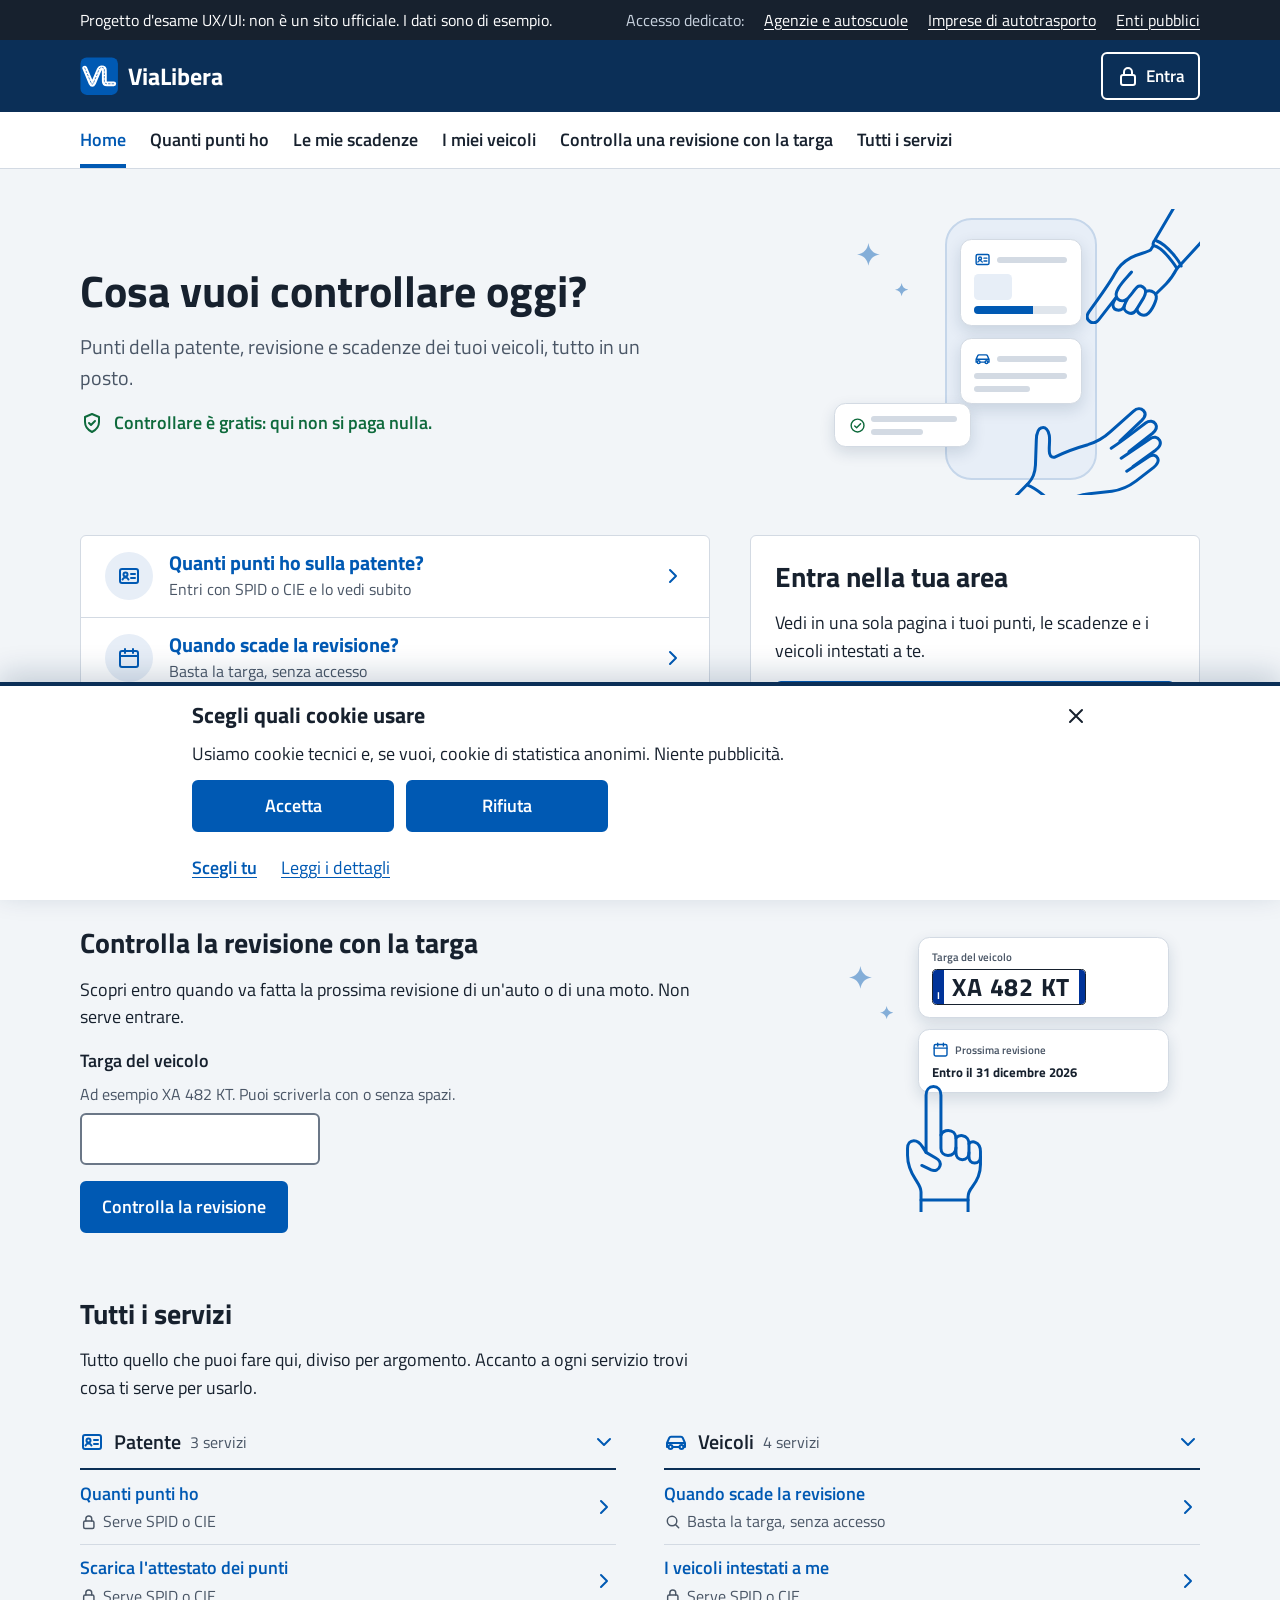
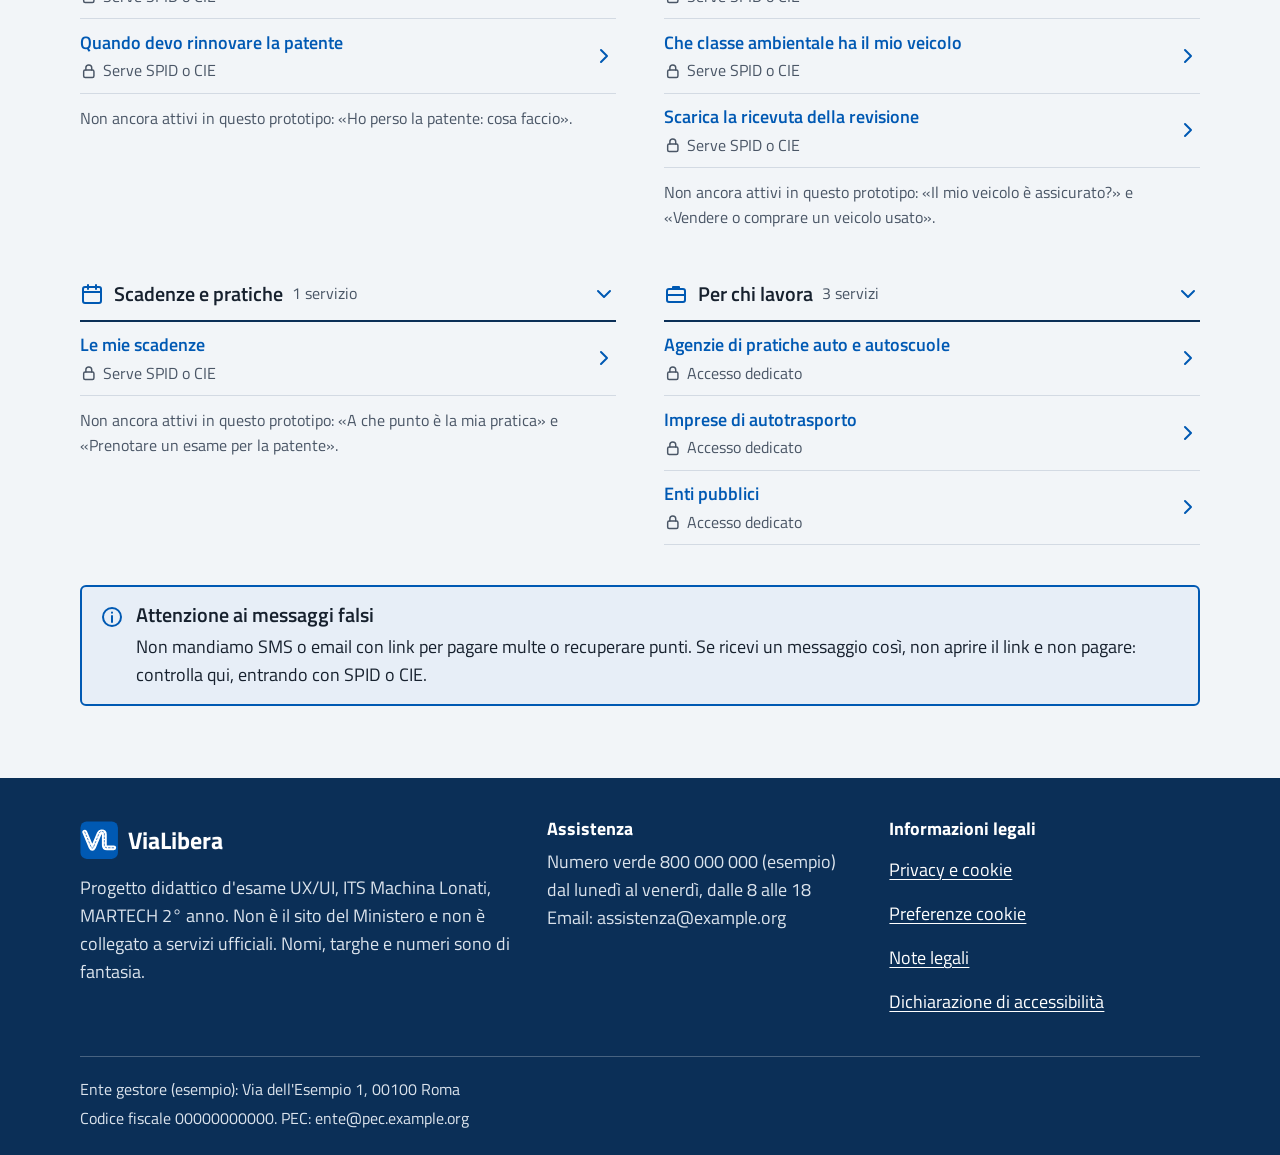
<file: index.html>
<!doctype html>
<html lang="it">
<head>
<meta charset="utf-8">
<meta name="viewport" content="width=device-width, initial-scale=1, viewport-fit=cover">
<title>ViaLibera: punti patente, revisione e scadenze</title>
<meta name="description" content="Controlla i punti della patente, la revisione e le scadenze dei tuoi veicoli. Progetto didattico, dati di esempio.">
<meta name="robots" content="noindex, nofollow">
<meta name="theme-color" content="#0b2f57">
<link rel="icon" href="favicon.svg?v=16" type="image/svg+xml">
<link rel="preload" href="assets/fonts/titillium-web-400.woff2" as="font" type="font/woff2" crossorigin>
<link rel="preload" href="assets/fonts/titillium-web-700.woff2" as="font" type="font/woff2" crossorigin>
<link rel="stylesheet" href="assets/style.css?v=16">
</head>
<body data-pagina="home">
<div id="testata"></div>
<noscript><div class="fascia"><div class="contenitore"><p>Progetto d'esame UX/UI: non è un sito ufficiale. I dati sono di esempio. Per usare i servizi attiva JavaScript nel browser. <a href="index.html">Home</a> · <a href="privacy.html">Privacy e cookie</a></p></div></div></noscript>
<script src="assets/app.js?v=16"></script>

<main id="contenuto" tabindex="-1">
  <div class="contenitore pila">
    <div class="con-illu home-apertura">
      <div class="pila-s">
        <h1>Cosa vuoi controllare oggi?</h1>
        <p class="intro">Punti della patente, revisione e scadenze dei tuoi veicoli, tutto in un posto.</p>
        <p class="rassicura"><svg class="icona" aria-hidden="true" focusable="false"><use href="#i-scudo"></use></svg>Controllare è gratis: qui non si paga nulla.</p>
      </div>
      <div class="illu illu-home" aria-hidden="true">
        <svg class="illu-scintilla" viewBox="0 0 24 24"><path d="M12 0c1 7 5 11 12 12-7 1-11 5-12 12-1-7-5-11-12-12 7-1 11-5 12-12z"/></svg>
        <svg class="illu-scintilla" viewBox="0 0 24 24"><path d="M12 0c1 7 5 11 12 12-7 1-11 5-12 12-1-7-5-11-12-12 7-1 11-5 12-12z"/></svg>
        <div class="illu-telefono">
          <div class="illu-vetro">
            <span class="illu-riga"><svg class="icona"><use href="#i-patente"></use></svg><span class="illu-linea"></span></span>
            <span class="illu-blocco"></span>
            <span class="illu-barra"></span>
          </div>
          <div class="illu-vetro">
            <span class="illu-riga"><svg class="icona"><use href="#i-auto"></use></svg><span class="illu-linea"></span></span>
            <span class="illu-righe"><span class="illu-linea"></span><span class="illu-linea"></span></span>
          </div>
        </div>
        <div class="illu-vetro illu-notifica">
          <span class="illu-riga"><svg class="icona"><use href="#i-spunta"></use></svg><span class="illu-righe"><span class="illu-linea"></span><span class="illu-linea"></span></span></span>
        </div>
        <img class="mano-sorregge" src="assets/illustrazioni/mano-sorregge.svg?v=16" alt="">
        <img class="mano-tocca" src="assets/illustrazioni/mano-tocca.svg?v=16" alt="">
      </div>
    </div>

    <div class="home-griglia">
      <section class="pila-s" aria-labelledby="t-azioni">
        <h2 id="t-azioni" class="vh">Le cose che si fanno più spesso</h2>
        <ul class="azioni">
          <li><a class="azione" href="punti.html">
            <span class="azione-icona"><svg class="icona" aria-hidden="true" focusable="false"><use href="#i-patente"></use></svg></span>
            <span><strong>Quanti punti ho sulla patente?</strong><span class="aiuto">Entri con SPID o CIE e lo vedi subito</span></span>
            <svg class="icona" aria-hidden="true" focusable="false"><use href="#i-avanti"></use></svg></a></li>
          <li><a class="azione" href="#revisione">
            <span class="azione-icona"><svg class="icona" aria-hidden="true" focusable="false"><use href="#i-calendario"></use></svg></span>
            <span><strong>Quando scade la revisione?</strong><span class="aiuto">Basta la targa, senza accesso</span></span>
            <svg class="icona" aria-hidden="true" focusable="false"><use href="#i-avanti"></use></svg></a></li>
          <li><a class="azione" href="cruscotto.html#scadenze">
            <span class="azione-icona"><svg class="icona" aria-hidden="true" focusable="false"><use href="#i-cruscotto"></use></svg></span>
            <span><strong>Le mie scadenze</strong><span class="aiuto">Revisioni e rinnovo della patente</span></span>
            <svg class="icona" aria-hidden="true" focusable="false"><use href="#i-avanti"></use></svg></a></li>
          <li><a class="azione" href="veicolo.html">
            <span class="azione-icona"><svg class="icona" aria-hidden="true" focusable="false"><use href="#i-auto"></use></svg></span>
            <span><strong>I miei veicoli</strong><span class="aiuto">Dati, revisione e classe ambientale</span></span>
            <svg class="icona" aria-hidden="true" focusable="false"><use href="#i-avanti"></use></svg></a></li>
        </ul>
      </section>

      <section class="pannello" id="entra">
        <div class="pila-s" data-se="ospite">
          <h2>Entra nella tua area</h2>
          <p>Vedi in una sola pagina i tuoi punti, le scadenze e i veicoli intestati a te.</p>
          <div class="bottoni">
            <a class="btn btn-primario" href="accesso.html?metodo=spid">Entra con SPID</a>
            <a class="btn btn-primario" href="accesso.html?metodo=cie">Entra con la CIE</a>
            <a class="btn btn-secondario" href="accesso.html#cosa-serve">Cosa serve per entrare</a>
          </div>
        </div>
        <div class="pila-s" data-se="utente" hidden>
          <h2>Sei nella tua area</h2>
          <p>Punti, scadenze e veicoli sono nel tuo riepilogo.</p>
          <div class="bottoni"><a class="btn btn-primario" href="cruscotto.html">Vai al riepilogo</a></div>
        </div>
      </section>
    </div>

    <section id="revisione" class="pila-s con-illu" aria-labelledby="t-revisione">
      <h2 id="t-revisione">Controlla la revisione con la targa</h2>
      <p class="testo">Scopri entro quando va fatta la prossima revisione di un'auto o di una moto. Non serve entrare.</p>
      <div class="illu illu-revisione" aria-hidden="true">
        <svg class="illu-scintilla" viewBox="0 0 24 24"><path d="M12 0c1 7 5 11 12 12-7 1-11 5-12 12-1-7-5-11-12-12 7-1 11-5 12-12z"/></svg>
        <svg class="illu-scintilla" viewBox="0 0 24 24"><path d="M12 0c1 7 5 11 12 12-7 1-11 5-12 12-1-7-5-11-12-12 7-1 11-5 12-12z"/></svg>
        <div class="illu-vetro illu-targa">
          <span class="illu-piccolo">Targa del veicolo</span>
          <span class="targa"><span class="targa-i">I</span><span class="targa-testo">XA 482 KT</span></span>
        </div>
        <div class="illu-vetro illu-data">
          <span class="illu-riga"><svg class="icona"><use href="#i-calendario"></use></svg><span class="illu-piccolo">Prossima revisione</span></span>
          <strong>Entro il 31 dicembre 2026</strong>
        </div>
        <img class="mano-indica" src="assets/illustrazioni/mano-indica.svg?v=16" alt="">
      </div>
      <form id="form-targa" class="pila-s" novalidate>
        <div class="campo">
          <label for="targa">Targa del veicolo</label>
          <p class="aiuto" id="targa-aiuto">Ad esempio XA 482 KT. Puoi scriverla con o senza spazi.</p>
          <p class="errore-campo" id="targa-errore" hidden></p>
          <input type="text" id="targa" name="targa" class="campo-targa" autocomplete="off" autocapitalize="characters" spellcheck="false" enterkeyhint="go" maxlength="12" aria-describedby="targa-aiuto targa-errore">
        </div>
        <div class="bottoni"><button class="btn btn-primario" type="submit">Controlla la revisione</button></div>
      </form>
      <div id="esito-targa" class="esito" aria-live="polite"></div>
    </section>

    <section id="servizi" class="pila-s" aria-labelledby="t-servizi">
      <h2 id="t-servizi">Tutti i servizi</h2>
      <p class="testo">Tutto quello che puoi fare qui, diviso per argomento. Accanto a ogni servizio trovi cosa ti serve per usarlo.</p>
      <div id="servizi-lista" class="servizi"></div>
    </section>

    <div class="avviso avviso-info">
      <svg class="icona" aria-hidden="true" focusable="false"><use href="#i-info"></use></svg>
      <div class="avviso-corpo">
        <h2 class="h3">Attenzione ai messaggi falsi</h2>
        <p>Non mandiamo SMS o email con link per pagare multe o recuperare punti. Se ricevi un messaggio così, non aprire il link e non pagare: controlla qui, entrando con SPID o CIE.</p>
      </div>
    </div>
  </div>
</main>

<div id="piede"></div>
</body>
</html>
</file>
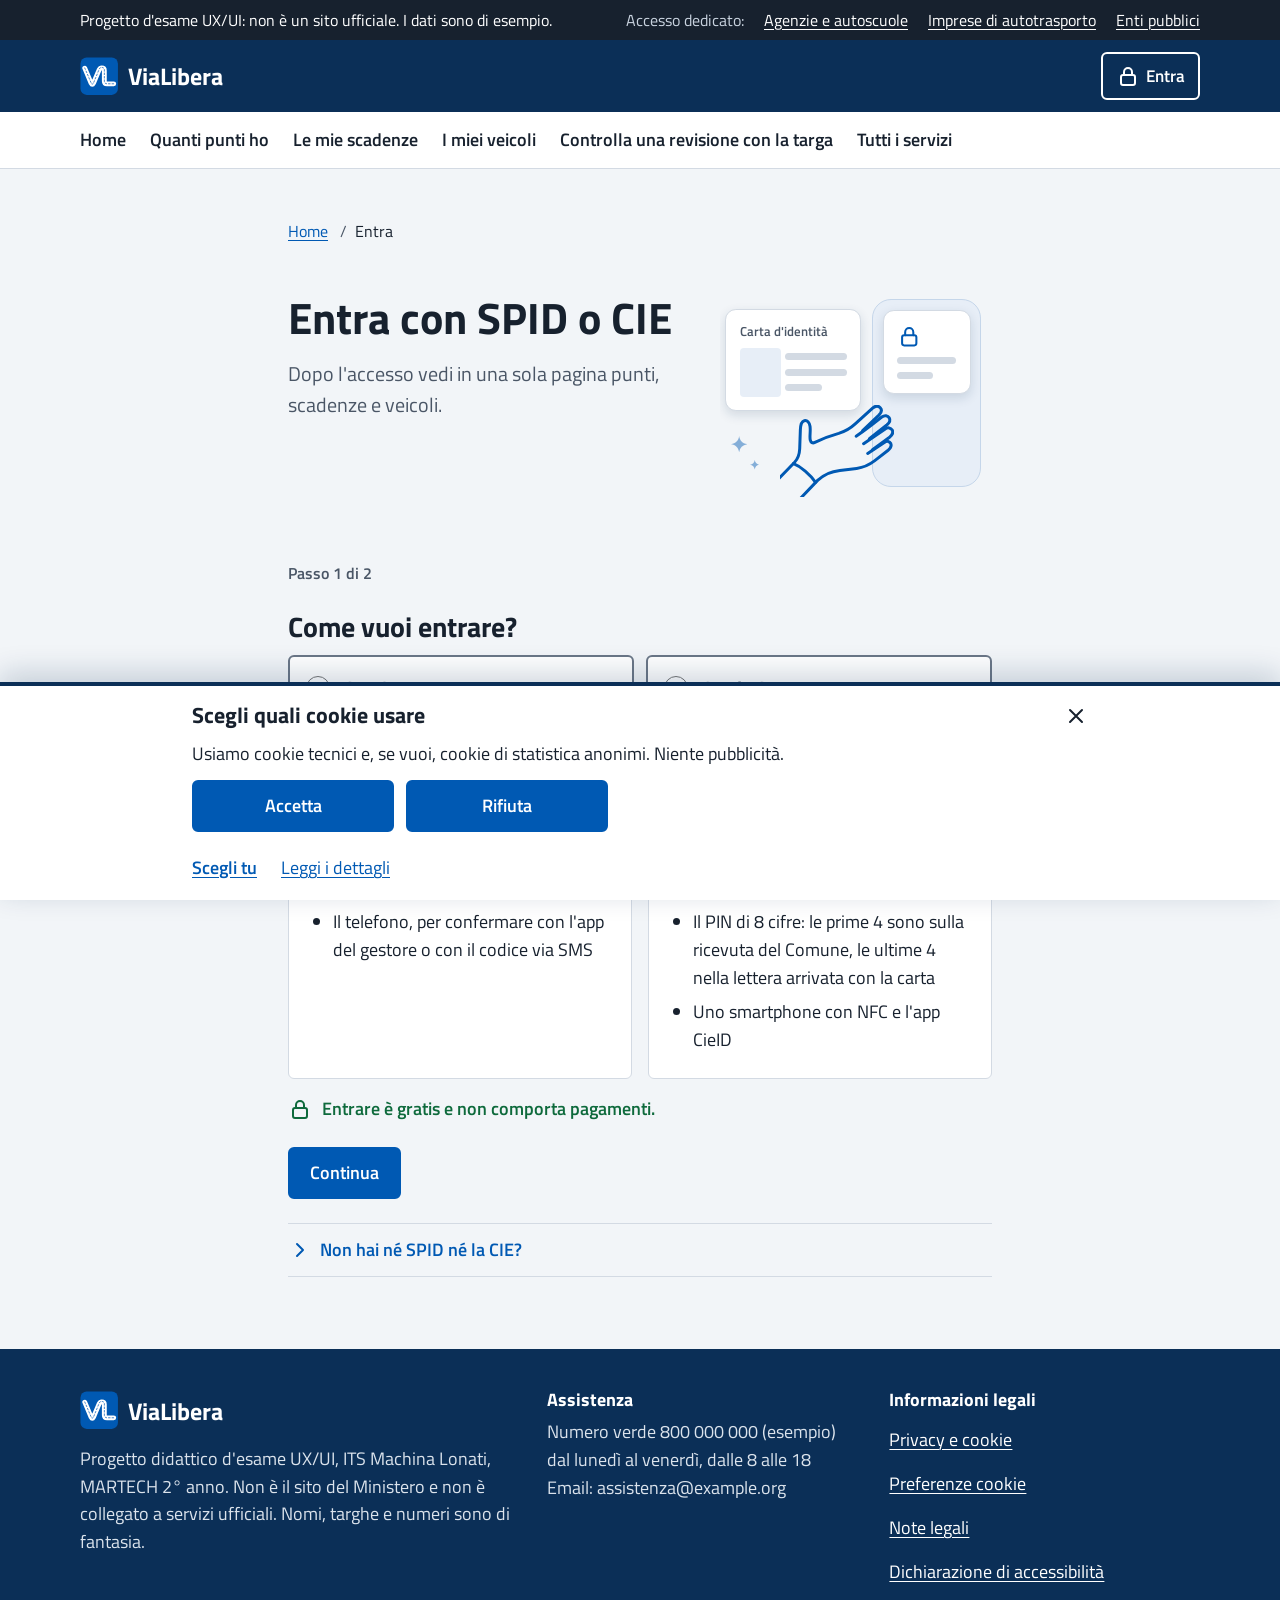
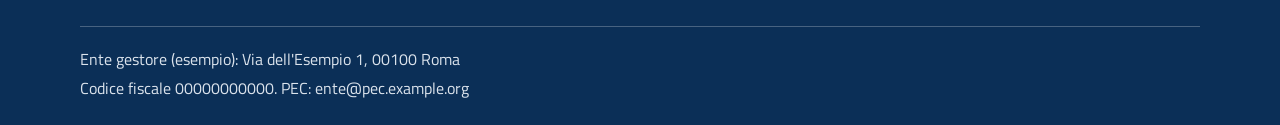
<file: accesso.html>
<!doctype html>
<html lang="it">
<head>
<meta charset="utf-8">
<meta name="viewport" content="width=device-width, initial-scale=1, viewport-fit=cover">
<title>Entra con SPID o CIE | ViaLibera</title>
<meta name="description" content="Entra nella tua area con SPID o con la Carta d'identità elettronica. Progetto didattico, accesso simulato.">
<meta name="robots" content="noindex, nofollow">
<meta name="theme-color" content="#0b2f57">
<link rel="icon" href="favicon.svg?v=16" type="image/svg+xml">
<link rel="preload" href="assets/fonts/titillium-web-400.woff2" as="font" type="font/woff2" crossorigin>
<link rel="preload" href="assets/fonts/titillium-web-700.woff2" as="font" type="font/woff2" crossorigin>
<link rel="stylesheet" href="assets/style.css?v=16">
</head>
<body data-pagina="accesso">
<div id="testata"></div>
<noscript><div class="fascia"><div class="contenitore"><p>Progetto d'esame UX/UI: non è un sito ufficiale. I dati sono di esempio. Per usare i servizi attiva JavaScript nel browser. <a href="index.html">Home</a> · <a href="privacy.html">Privacy e cookie</a></p></div></div></noscript>
<script src="assets/app.js?v=16"></script>

<main id="contenuto" tabindex="-1">
  <div class="contenitore stretto pila">
    <nav class="briciole" aria-label="Sei qui">
      <ol><li><a href="index.html">Home</a></li><li aria-current="page" id="briciola-accesso">Entra</li></ol>
    </nav>

    <div class="con-illu">
      <div class="pila-s">
        <h1 id="titolo-accesso">Entra con SPID o CIE</h1>
        <p class="intro" id="destinazione">Dopo l'accesso vedi in una sola pagina punti, scadenze e veicoli.</p>
      </div>
      <div class="illu illu-accesso" aria-hidden="true">
        <svg class="illu-scintilla" viewBox="0 0 24 24"><path d="M12 0c1 7 5 11 12 12-7 1-11 5-12 12-1-7-5-11-12-12 7-1 11-5 12-12z"/></svg>
        <svg class="illu-scintilla" viewBox="0 0 24 24"><path d="M12 0c1 7 5 11 12 12-7 1-11 5-12 12-1-7-5-11-12-12 7-1 11-5 12-12z"/></svg>
        <div class="illu-vetro illu-carta">
          <span class="illu-piccolo">Carta d'identità</span>
          <span class="illu-riga"><span class="illu-foto"></span><span class="illu-righe"><span class="illu-linea"></span><span class="illu-linea"></span><span class="illu-linea"></span></span></span>
        </div>
        <div class="illu-telefono">
          <div class="illu-vetro">
            <svg class="icona"><use href="#i-lucchetto"></use></svg>
            <span class="illu-righe"><span class="illu-linea"></span><span class="illu-linea"></span></span>
          </div>
        </div>
        <img class="mano-sorregge" src="assets/illustrazioni/mano-sorregge.svg?v=16" alt="">
      </div>
    </div>

    <div id="area-profilo" class="pila-s" hidden>
      <div class="avviso avviso-info">
        <svg class="icona" aria-hidden="true" focusable="false"><use href="#i-info"></use></svg>
        <div class="avviso-corpo">
          <p><strong>In questo prototipo è attiva solo l'area per i cittadini.</strong></p>
          <p>Qui agenzie, autoscuole, imprese ed enti avranno un accesso separato, con le credenziali dell'azienda o dell'ente e i servizi per il loro lavoro.</p>
        </div>
      </div>
      <div class="bottoni">
        <a class="btn btn-primario" href="accesso.html">Entra come cittadino</a>
        <a class="btn btn-secondario" href="index.html">Torna alla home</a>
      </div>
    </div>

    <div id="percorso" class="pila">
      <!-- Il modulo viene subito dopo il titolo; "cosa serve" mostra solo il metodo scelto (tutti e due se non è scelto) -->
      <form id="form-accesso" class="pila-m" novalidate>
        <div id="errore-accesso"></div>
        <p class="passo">Passo 1 di 2</p>
        <div class="campo">
          <fieldset aria-describedby="metodo-errore">
            <legend><h2>Come vuoi entrare?</h2></legend>
            <p class="errore-campo" id="metodo-errore" hidden></p>
            <div class="scelte">
              <label class="scelta"><input type="radio" name="metodo" value="spid"><span><strong>Con SPID</strong><span class="aiuto">Nome utente, password e telefono</span></span></label>
              <label class="scelta"><input type="radio" name="metodo" value="cie"><span><strong>Con la CIE</strong><span class="aiuto">La carta d'identità e il suo PIN</span></span></label>
            </div>
          </fieldset>
        </div>
        <section id="cosa-serve" class="pila-s" aria-labelledby="t-serve">
          <h3 id="t-serve">Prima di cominciare, tieni a portata di mano</h3>
          <div class="opzioni">
            <div class="pannello pila-xs" data-metodo="spid">
              <p><strong>Se entri con SPID</strong></p>
              <ul class="puntato">
                <li>Nome utente e password di SPID</li>
                <li>Il telefono, per confermare con l'app del gestore o con il codice via SMS</li>
              </ul>
            </div>
            <div class="pannello pila-xs" data-metodo="cie">
              <p><strong>Se entri con la CIE</strong></p>
              <ul class="puntato">
                <li>La Carta d'identità elettronica</li>
                <li>Il PIN di 8 cifre: le prime 4 sono sulla ricevuta del Comune, le ultime 4 nella lettera arrivata con la carta</li>
                <li>Uno smartphone con NFC e l'app CieID</li>
              </ul>
            </div>
          </div>
          <p class="rassicura"><svg class="icona" aria-hidden="true" focusable="false"><use href="#i-lucchetto"></use></svg>Entrare è gratis e non comporta pagamenti.</p>
        </section>
        <div class="campo" id="campo-gestore" hidden>
          <label for="gestore">Chi ti ha dato SPID?</label>
          <p class="aiuto" id="gestore-aiuto">È l'azienda che hai scelto quando hai attivato SPID. In questo prototipo i nomi sono di fantasia.</p>
          <p class="errore-campo" id="gestore-errore" hidden></p>
          <select id="gestore" aria-describedby="gestore-aiuto gestore-errore">
            <option value="">Scegli dall'elenco</option>
            <option>Aurora ID</option>
            <option>Chiave Nord</option>
            <option>Identità Facile</option>
            <option>Sigillo Digitale</option>
          </select>
          <details>
            <summary><svg class="icona" aria-hidden="true" focusable="false"><use href="#i-avanti"></use></svg>Non ricordo il gestore</summary>
            <p>Cerca nella tua email il messaggio di attivazione di SPID, oppure guarda quale app usi per confermare gli accessi. Se SPID te l'ha attivato un familiare, chiedi a lui.</p>
          </details>
        </div>
        <div class="bottoni"><button class="btn btn-primario" type="submit">Continua</button></div>
        <details>
          <summary><svg class="icona" aria-hidden="true" focusable="false"><use href="#i-avanti"></use></svg>Non hai né SPID né la CIE?</summary>
          <p>SPID si chiede a uno dei gestori riconosciuti, online o di persona, con un documento d'identità e la tessera sanitaria. La CIE si chiede in Comune. Se ti serve aiuto, chiama il numero verde che trovi in fondo alla pagina.</p>
        </details>
      </form>

      <section id="passo-2" class="pila-m" aria-labelledby="titolo-passo-2" hidden>
        <p class="passo">Passo 2 di 2</p>
        <h2 id="titolo-passo-2" tabindex="-1">Conferma sul sito del gestore</h2>
        <div class="avviso avviso-info">
          <svg class="icona" aria-hidden="true" focusable="false"><use href="#i-info"></use></svg>
          <div class="avviso-corpo">
            <p id="testo-passo-2"></p>
            <p><strong>Simulazione:</strong> in questo prototipo non si scrivono dati veri. Premi “Conferma l'accesso” per continuare, oppure “Annulla” per vedere cosa succede se ti fermi.</p>
          </div>
        </div>
        <div class="bottoni">
          <button class="btn btn-primario" type="button" id="conferma">Conferma l'accesso</button>
          <button class="btn btn-secondario" type="button" id="annulla">Annulla</button>
        </div>
      </section>
    </div>
  </div>
</main>

<div id="piede"></div>
</body>
</html>
</file>
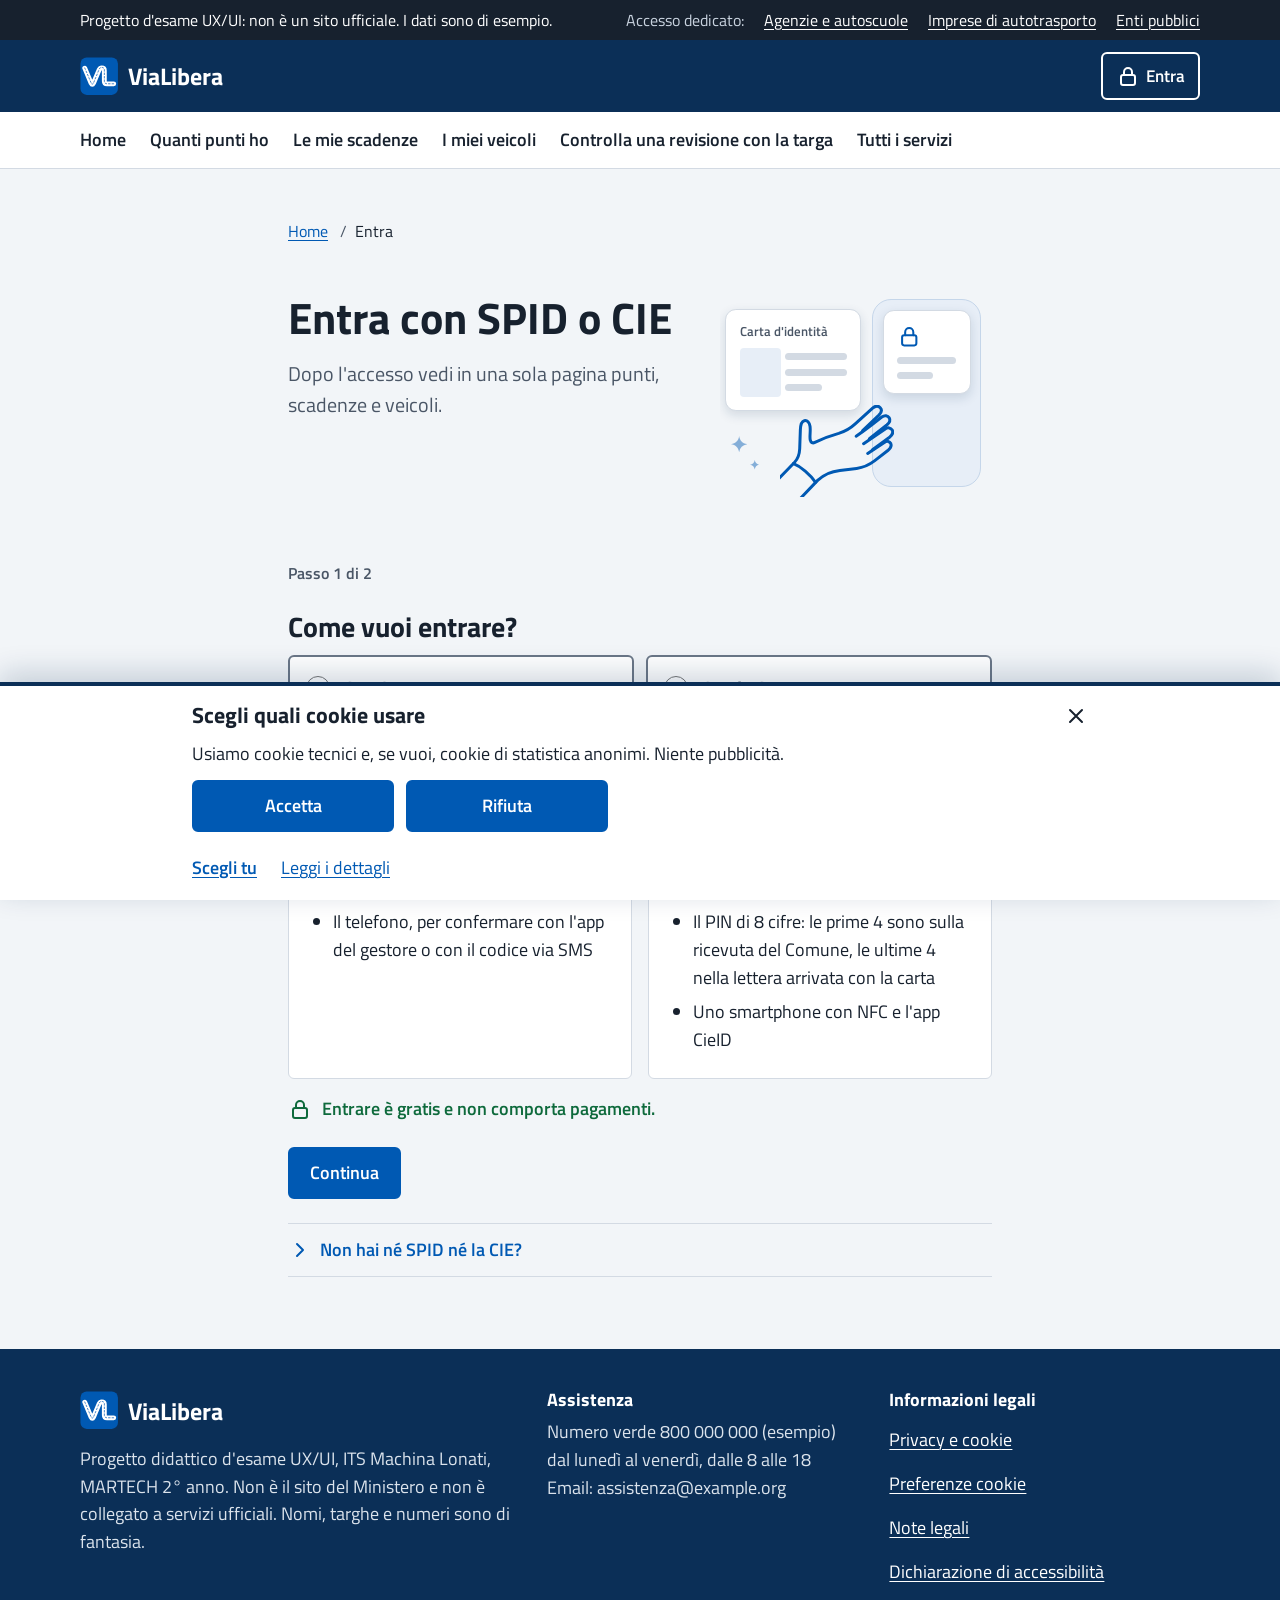
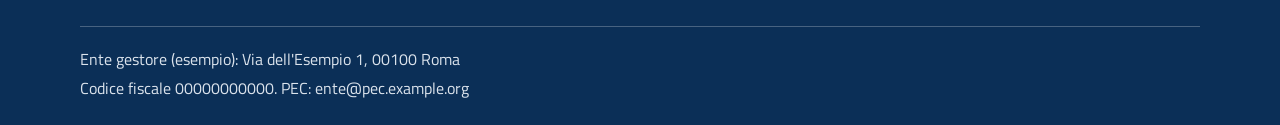
<file: cruscotto.html>
<!doctype html>
<html lang="it">
<head>
<meta charset="utf-8">
<meta name="viewport" content="width=device-width, initial-scale=1, viewport-fit=cover">
<title>Il tuo riepilogo | ViaLibera</title>
<meta name="description" content="Punti patente, scadenze e veicoli intestati a te in una sola pagina. Progetto didattico, dati di esempio.">
<meta name="robots" content="noindex, nofollow">
<meta name="theme-color" content="#0b2f57">
<link rel="icon" href="favicon.svg?v=16" type="image/svg+xml">
<link rel="preload" href="assets/fonts/titillium-web-400.woff2" as="font" type="font/woff2" crossorigin>
<link rel="preload" href="assets/fonts/titillium-web-700.woff2" as="font" type="font/woff2" crossorigin>
<link rel="stylesheet" href="assets/style.css?v=16">
</head>
<body data-pagina="cruscotto" data-area="privata">
<div id="testata"></div>
<noscript><div class="fascia"><div class="contenitore"><p>Progetto d'esame UX/UI: non è un sito ufficiale. I dati sono di esempio. Per usare i servizi attiva JavaScript nel browser. <a href="index.html">Home</a> · <a href="privacy.html">Privacy e cookie</a></p></div></div></noscript>
<script src="assets/app.js?v=16"></script>

<main id="contenuto" tabindex="-1">
  <div class="contenitore pila">
    <div class="pila-xs">
      <h1 id="saluto">Buongiorno</h1>
      <p class="intro">La tua situazione al <span data-oggi></span>.</p>
    </div>

    <section class="pila-s" aria-labelledby="t-dafare">
      <h2 id="t-dafare">Da fare presto</h2>
      <div id="da-fare" class="pila-s"></div>
    </section>

    <div class="griglia griglia-2">
      <section class="pannello pannello-forte pila-s" aria-labelledby="t-punti">
        <h2 id="t-punti">Punti patente</h2>
        <p class="cifra"><strong data-saldo>19</strong><span>punti su 30</span></p>
        <p><span class="stato stato-ok"><svg class="icona" aria-hidden="true" focusable="false"><use href="#i-spunta"></use></svg>Patente valida</span></p>
        <p>Ultima variazione: 3 punti tolti il 20 novembre 2026, per eccesso di velocità.</p>
        <div class="bottoni"><a class="btn btn-secondario" href="punti.html">Vedi saldo e storico</a></div>
      </section>

      <section id="scadenze" class="pannello pila-s" aria-labelledby="t-scadenze">
        <h2 id="t-scadenze">Le mie scadenze</h2>
        <ul class="scadenze" id="lista-scadenze"></ul>
      </section>

      <section id="veicoli" class="pannello pila-s largo" aria-labelledby="t-veicoli">
        <h2 id="t-veicoli">I miei veicoli</h2>
        <ul class="veicoli" id="lista-veicoli"></ul>
      </section>
    </div>
  </div>
</main>

<div id="piede"></div>
</body>
</html>
</file>
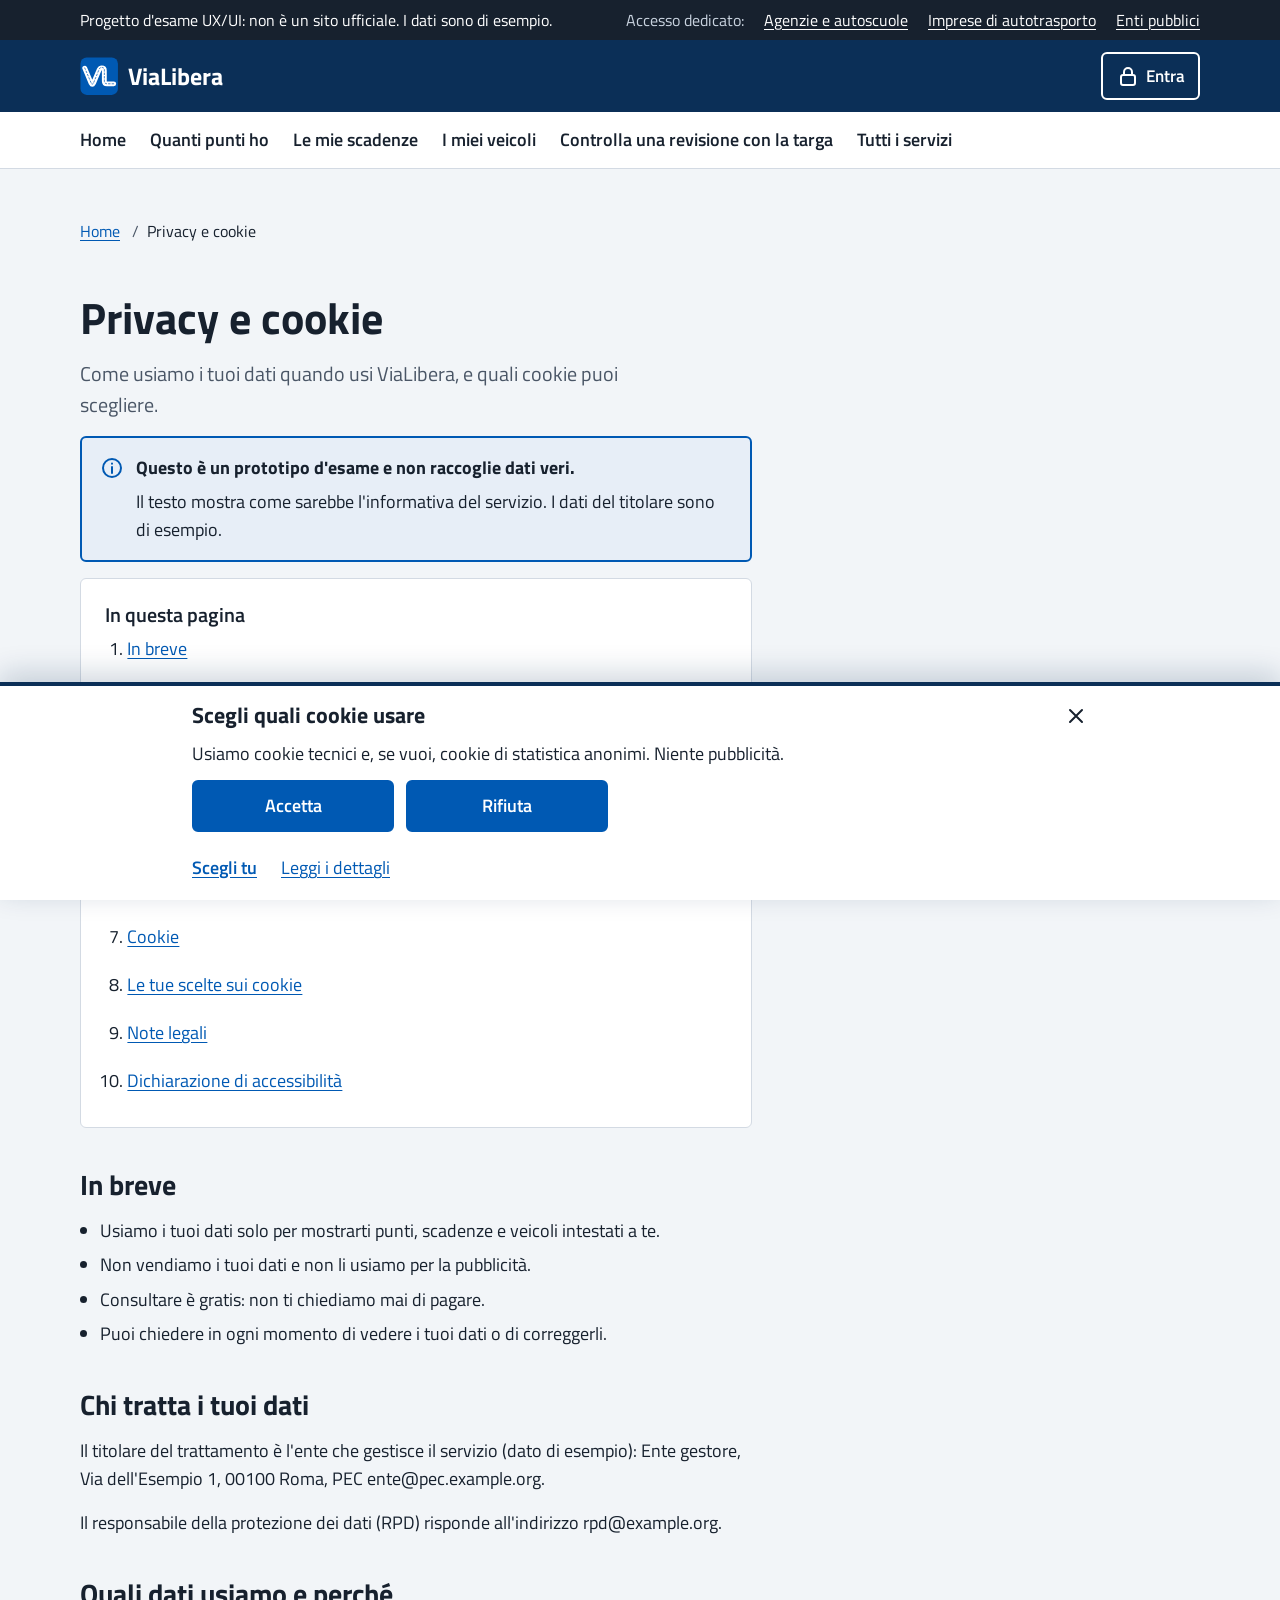
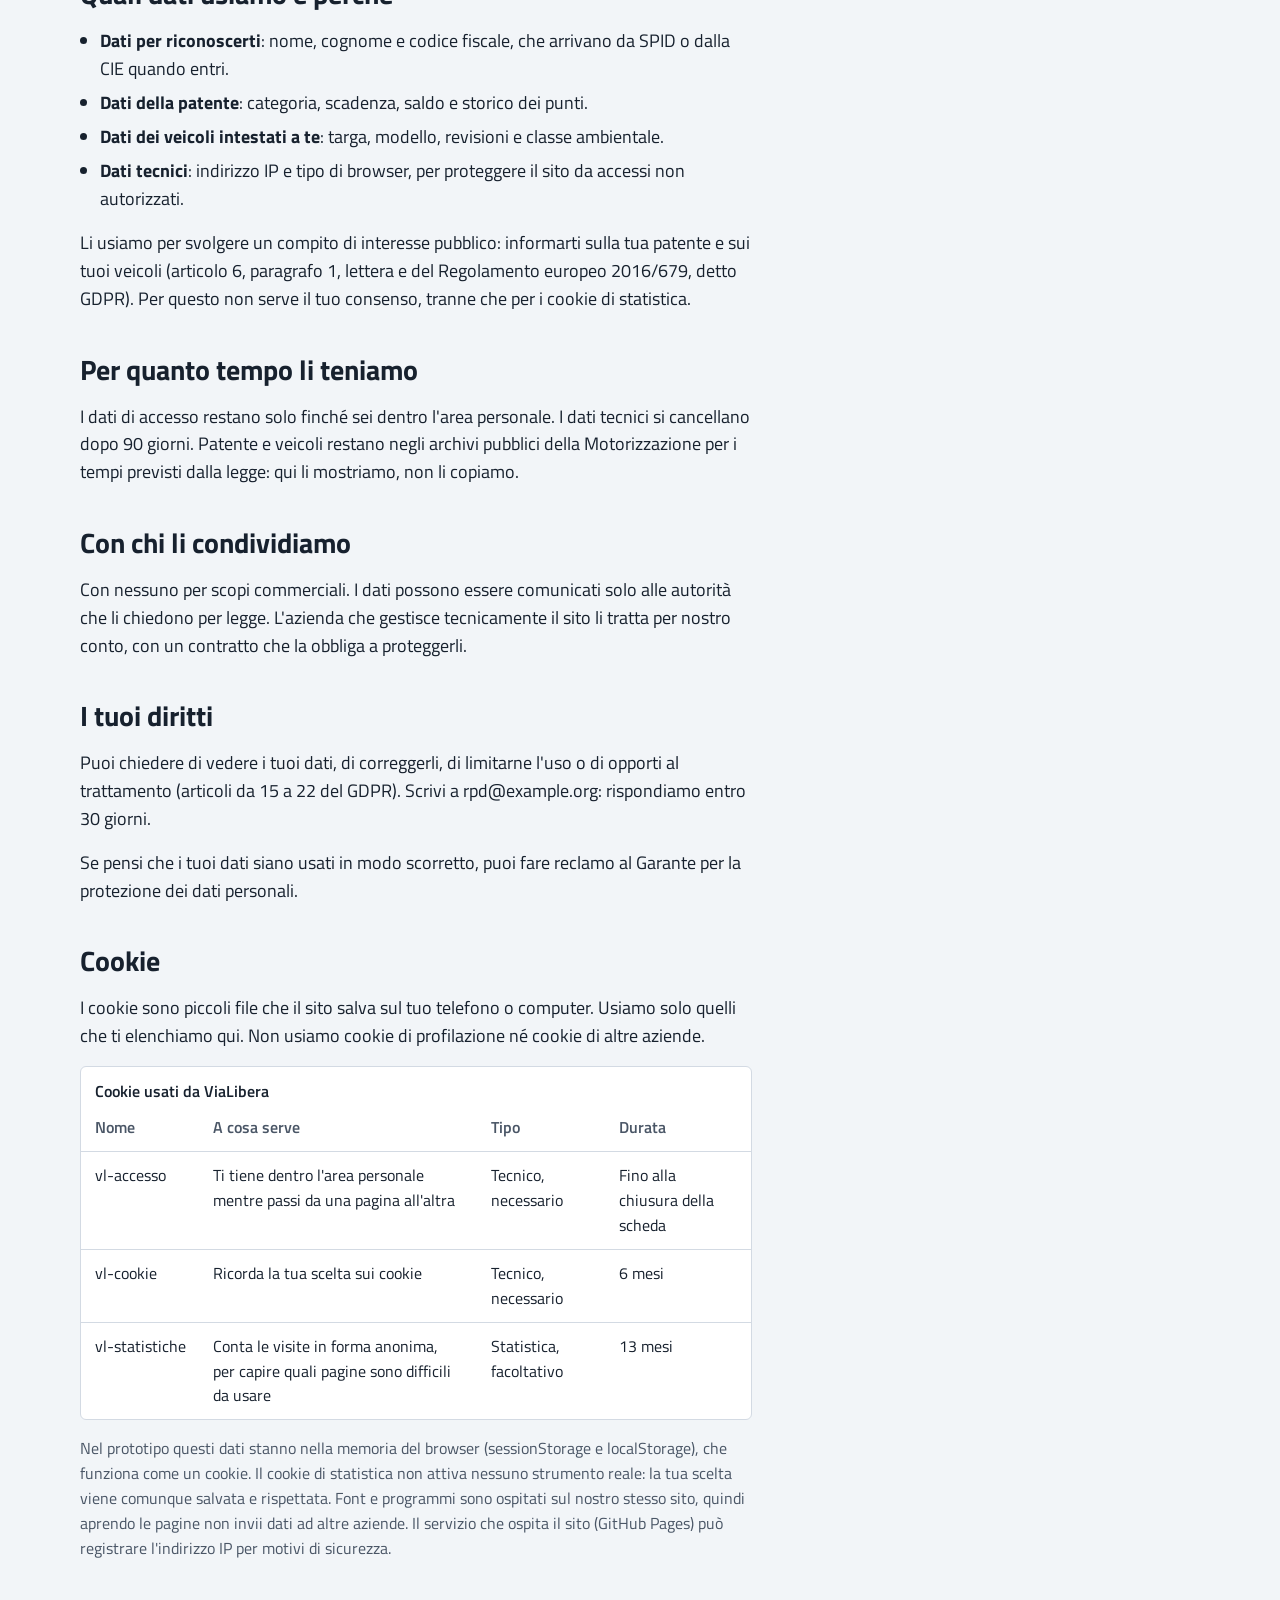
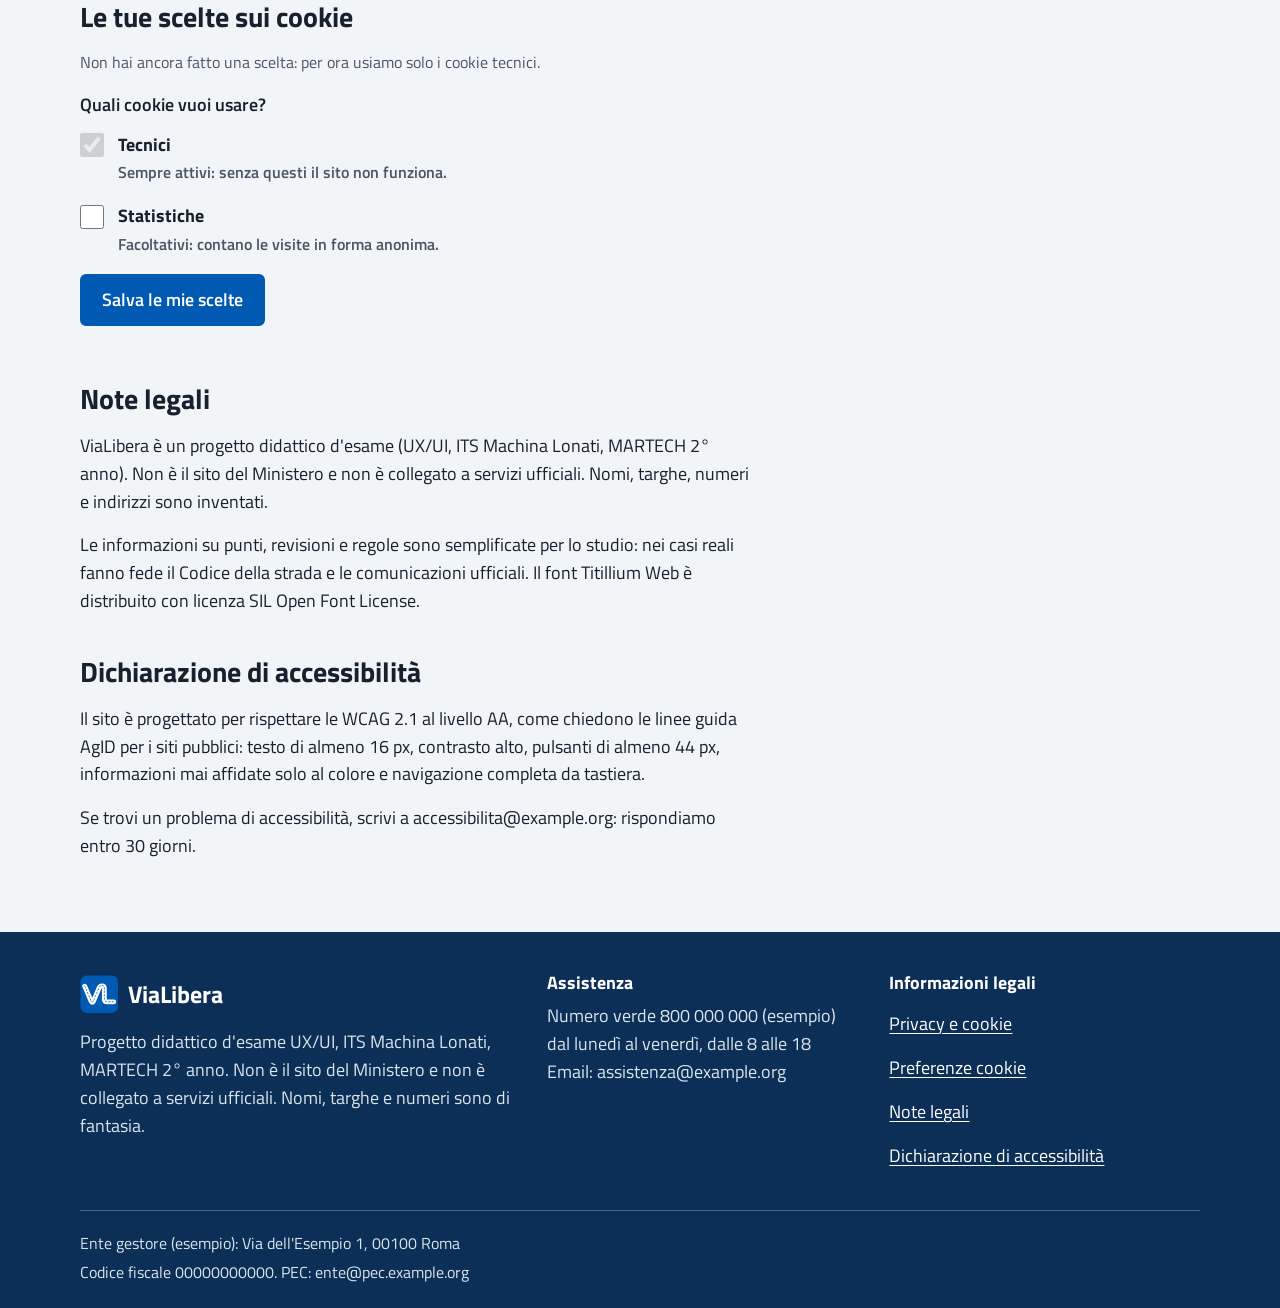
<file: privacy.html>
<!doctype html>
<html lang="it">
<head>
<meta charset="utf-8">
<meta name="viewport" content="width=device-width, initial-scale=1, viewport-fit=cover">
<title>Privacy e cookie | ViaLibera</title>
<meta name="description" content="Come usiamo i tuoi dati, quali cookie usiamo e come cambiare le tue scelte. Progetto didattico.">
<meta name="robots" content="noindex, nofollow">
<meta name="theme-color" content="#0b2f57">
<link rel="icon" href="favicon.svg?v=16" type="image/svg+xml">
<link rel="preload" href="assets/fonts/titillium-web-400.woff2" as="font" type="font/woff2" crossorigin>
<link rel="preload" href="assets/fonts/titillium-web-700.woff2" as="font" type="font/woff2" crossorigin>
<link rel="stylesheet" href="assets/style.css?v=16">
</head>
<body data-pagina="privacy">
<div id="testata"></div>
<noscript><div class="fascia"><div class="contenitore"><p>Progetto d'esame UX/UI: non è un sito ufficiale. I dati sono di esempio. Per usare i servizi attiva JavaScript nel browser. <a href="index.html">Home</a> · <a href="privacy.html">Privacy e cookie</a></p></div></div></noscript>
<script src="assets/app.js?v=16"></script>

<main id="contenuto" tabindex="-1">
  <div class="contenitore pila">
    <nav class="briciole" aria-label="Sei qui">
      <ol><li><a href="index.html">Home</a></li><li aria-current="page">Privacy e cookie</li></ol>
    </nav>

    <div class="prosa">
      <h1>Privacy e cookie</h1>
      <p class="intro">Come usiamo i tuoi dati quando usi ViaLibera, e quali cookie puoi scegliere.</p>

      <div class="avviso avviso-info">
        <svg class="icona" aria-hidden="true" focusable="false"><use href="#i-info"></use></svg>
        <div class="avviso-corpo">
          <p><strong>Questo è un prototipo d'esame e non raccoglie dati veri.</strong></p>
          <p>Il testo mostra come sarebbe l'informativa del servizio. I dati del titolare sono di esempio.</p>
        </div>
      </div>

      <nav class="indice pannello" aria-labelledby="t-indice">
        <h2 id="t-indice" class="h3">In questa pagina</h2>
        <ol>
          <li><a href="#in-breve">In breve</a></li>
          <li><a href="#titolare">Chi tratta i tuoi dati</a></li>
          <li><a href="#dati">Quali dati usiamo e perché</a></li>
          <li><a href="#tempi">Per quanto tempo li teniamo</a></li>
          <li><a href="#destinatari">Con chi li condividiamo</a></li>
          <li><a href="#diritti">I tuoi diritti</a></li>
          <li><a href="#cookie">Cookie</a></li>
          <li><a href="#scelte">Le tue scelte sui cookie</a></li>
          <li><a href="#note-legali">Note legali</a></li>
          <li><a href="#accessibilita">Dichiarazione di accessibilità</a></li>
        </ol>
      </nav>

      <h2 id="in-breve">In breve</h2>
      <ul class="puntato">
        <li>Usiamo i tuoi dati solo per mostrarti punti, scadenze e veicoli intestati a te.</li>
        <li>Non vendiamo i tuoi dati e non li usiamo per la pubblicità.</li>
        <li>Consultare è gratis: non ti chiediamo mai di pagare.</li>
        <li>Puoi chiedere in ogni momento di vedere i tuoi dati o di correggerli.</li>
      </ul>

      <h2 id="titolare">Chi tratta i tuoi dati</h2>
      <p>Il titolare del trattamento è l'ente che gestisce il servizio (dato di esempio): Ente gestore, Via dell'Esempio 1, 00100 Roma, PEC ente@pec.example.org.</p>
      <p>Il responsabile della protezione dei dati (RPD) risponde all'indirizzo rpd@example.org.</p>

      <h2 id="dati">Quali dati usiamo e perché</h2>
      <ul class="puntato">
        <li><strong>Dati per riconoscerti</strong>: nome, cognome e codice fiscale, che arrivano da SPID o dalla CIE quando entri.</li>
        <li><strong>Dati della patente</strong>: categoria, scadenza, saldo e storico dei punti.</li>
        <li><strong>Dati dei veicoli intestati a te</strong>: targa, modello, revisioni e classe ambientale.</li>
        <li><strong>Dati tecnici</strong>: indirizzo IP e tipo di browser, per proteggere il sito da accessi non autorizzati.</li>
      </ul>
      <p>Li usiamo per svolgere un compito di interesse pubblico: informarti sulla tua patente e sui tuoi veicoli (articolo 6, paragrafo 1, lettera e del Regolamento europeo 2016/679, detto GDPR). Per questo non serve il tuo consenso, tranne che per i cookie di statistica.</p>

      <h2 id="tempi">Per quanto tempo li teniamo</h2>
      <p>I dati di accesso restano solo finché sei dentro l'area personale. I dati tecnici si cancellano dopo 90 giorni. Patente e veicoli restano negli archivi pubblici della Motorizzazione per i tempi previsti dalla legge: qui li mostriamo, non li copiamo.</p>

      <h2 id="destinatari">Con chi li condividiamo</h2>
      <p>Con nessuno per scopi commerciali. I dati possono essere comunicati solo alle autorità che li chiedono per legge. L'azienda che gestisce tecnicamente il sito li tratta per nostro conto, con un contratto che la obbliga a proteggerli.</p>

      <h2 id="diritti">I tuoi diritti</h2>
      <p>Puoi chiedere di vedere i tuoi dati, di correggerli, di limitarne l'uso o di opporti al trattamento (articoli da 15 a 22 del GDPR). Scrivi a rpd@example.org: rispondiamo entro 30 giorni.</p>
      <p>Se pensi che i tuoi dati siano usati in modo scorretto, puoi fare reclamo al Garante per la protezione dei dati personali.</p>

      <h2 id="cookie">Cookie</h2>
      <p>I cookie sono piccoli file che il sito salva sul tuo telefono o computer. Usiamo solo quelli che ti elenchiamo qui. Non usiamo cookie di profilazione né cookie di altre aziende.</p>
      <div class="tabella-scorri" tabindex="0" role="region" aria-labelledby="t-tabella">
        <table>
          <caption id="t-tabella">Cookie usati da ViaLibera</caption>
          <thead><tr><th scope="col">Nome</th><th scope="col">A cosa serve</th><th scope="col">Tipo</th><th scope="col">Durata</th></tr></thead>
          <tbody>
            <tr><td data-label="Nome">vl-accesso</td><td data-label="A cosa serve">Ti tiene dentro l'area personale mentre passi da una pagina all'altra</td><td data-label="Tipo">Tecnico, necessario</td><td data-label="Durata">Fino alla chiusura della scheda</td></tr>
            <tr><td data-label="Nome">vl-cookie</td><td data-label="A cosa serve">Ricorda la tua scelta sui cookie</td><td data-label="Tipo">Tecnico, necessario</td><td data-label="Durata">6 mesi</td></tr>
            <tr><td data-label="Nome">vl-statistiche</td><td data-label="A cosa serve">Conta le visite in forma anonima, per capire quali pagine sono difficili da usare</td><td data-label="Tipo">Statistica, facoltativo</td><td data-label="Durata">13 mesi</td></tr>
          </tbody>
        </table>
      </div>
      <p class="aiuto">Nel prototipo questi dati stanno nella memoria del browser (sessionStorage e localStorage), che funziona come un cookie. Il cookie di statistica non attiva nessuno strumento reale: la tua scelta viene comunque salvata e rispettata. Font e programmi sono ospitati sul nostro stesso sito, quindi aprendo le pagine non invii dati ad altre aziende. Il servizio che ospita il sito (GitHub Pages) può registrare l'indirizzo IP per motivi di sicurezza.</p>

      <h2 id="scelte">Le tue scelte sui cookie</h2>
      <p id="stato-cookie" class="aiuto"></p>
      <form id="form-cookie" class="pila-s" novalidate>
        <fieldset class="pila-s">
          <legend class="etichetta">Quali cookie vuoi usare?</legend>
          <label class="spunta"><input type="checkbox" checked disabled><span><strong>Tecnici</strong><br><span class="aiuto">Sempre attivi: senza questi il sito non funziona.</span></span></label>
          <label class="spunta"><input type="checkbox" id="pref-stat"><span><strong>Statistiche</strong><br><span class="aiuto">Facoltativi: contano le visite in forma anonima.</span></span></label>
        </fieldset>
        <div class="bottoni"><button class="btn btn-primario" type="submit">Salva le mie scelte</button></div>
      </form>
      <div id="esito-cookie"></div>

      <h2 id="note-legali">Note legali</h2>
      <p>ViaLibera è un progetto didattico d'esame (UX/UI, ITS Machina Lonati, MARTECH 2° anno). Non è il sito del Ministero e non è collegato a servizi ufficiali. Nomi, targhe, numeri e indirizzi sono inventati.</p>
      <p>Le informazioni su punti, revisioni e regole sono semplificate per lo studio: nei casi reali fanno fede il Codice della strada e le comunicazioni ufficiali. Il font Titillium Web è distribuito con licenza SIL Open Font License.</p>

      <h2 id="accessibilita">Dichiarazione di accessibilità</h2>
      <p>Il sito è progettato per rispettare le WCAG 2.1 al livello AA, come chiedono le linee guida AgID per i siti pubblici: testo di almeno 16 px, contrasto alto, pulsanti di almeno 44 px, informazioni mai affidate solo al colore e navigazione completa da tastiera.</p>
      <p>Se trovi un problema di accessibilità, scrivi a accessibilita@example.org: rispondiamo entro 30 giorni.</p>
    </div>
  </div>
</main>

<div id="piede"></div>
</body>
</html>
</file>
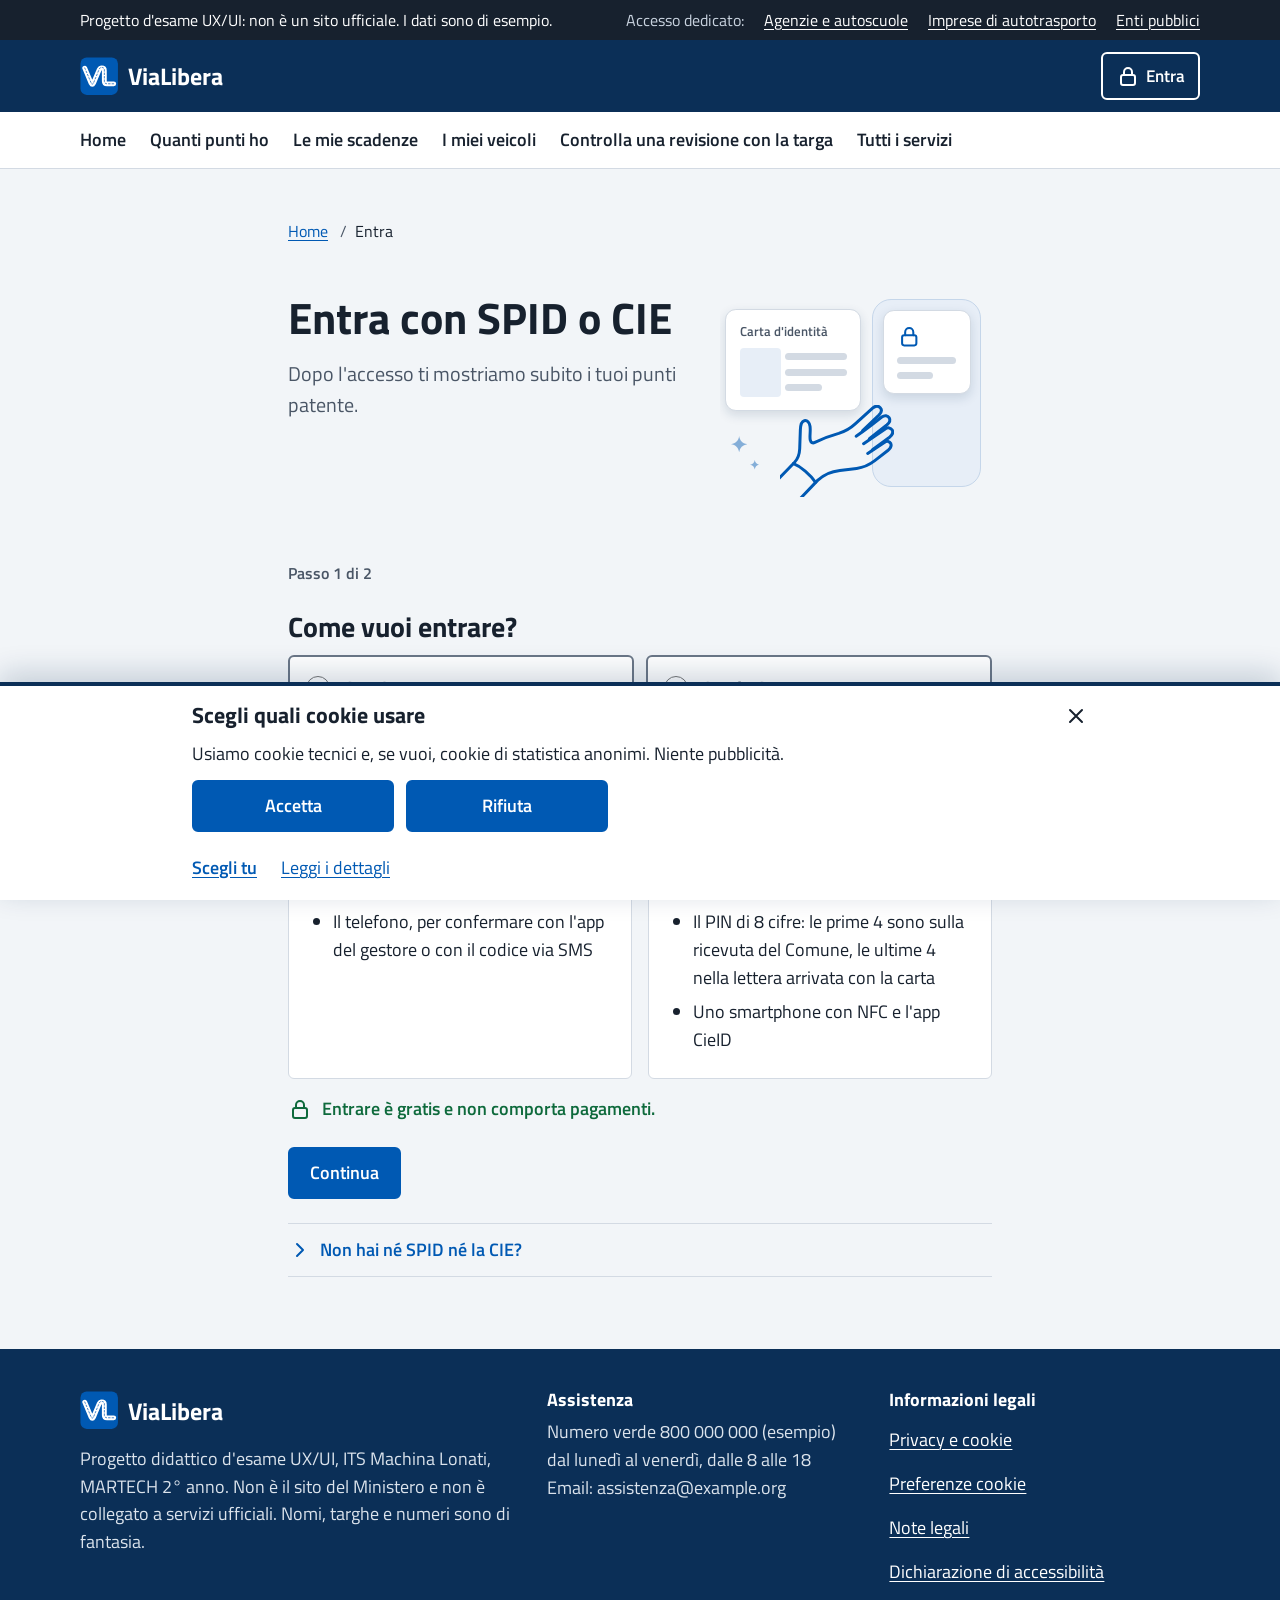
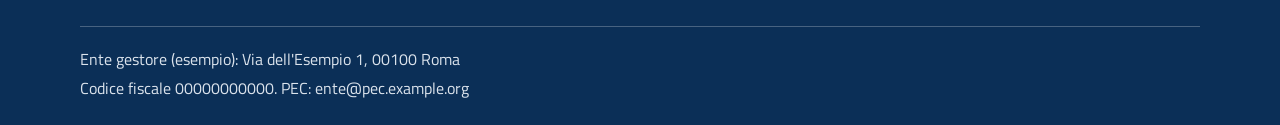
<file: punti.html>
<!doctype html>
<html lang="it">
<head>
<meta charset="utf-8">
<meta name="viewport" content="width=device-width, initial-scale=1, viewport-fit=cover">
<title>Quanti punti ho | ViaLibera</title>
<meta name="description" content="Saldo dei punti patente, storico delle variazioni e come recuperarli. Progetto didattico, dati di esempio.">
<meta name="robots" content="noindex, nofollow">
<meta name="theme-color" content="#0b2f57">
<link rel="icon" href="favicon.svg?v=16" type="image/svg+xml">
<link rel="preload" href="assets/fonts/titillium-web-400.woff2" as="font" type="font/woff2" crossorigin>
<link rel="preload" href="assets/fonts/titillium-web-700.woff2" as="font" type="font/woff2" crossorigin>
<link rel="stylesheet" href="assets/style.css?v=16">
</head>
<body data-pagina="punti" data-area="privata">
<div id="testata"></div>
<noscript><div class="fascia"><div class="contenitore"><p>Progetto d'esame UX/UI: non è un sito ufficiale. I dati sono di esempio. Per usare i servizi attiva JavaScript nel browser. <a href="index.html">Home</a> · <a href="privacy.html">Privacy e cookie</a></p></div></div></noscript>
<script src="assets/app.js?v=16"></script>

<main id="contenuto" tabindex="-1">
  <div class="contenitore pila">
    <nav class="briciole" aria-label="Sei qui">
      <ol><li><a href="cruscotto.html">Riepilogo</a></li><li aria-current="page">Punti patente</li></ol>
    </nav>

    <section class="pila-s" aria-labelledby="risposta">
      <h1 id="risposta" class="risposta"><span>Hai</span> <span class="numero" data-saldo>19</span> <span>punti sulla patente</span></h1>
      <p class="aiuto">Saldo aggiornato al <span data-oggi></span>. Patente di categoria B.</p>
      <div class="scala" role="img" aria-label="19 punti su un massimo di 30. Si parte da 20.">
        <span class="scala-tacca">20: punteggio di partenza</span>
        <div class="scala-barra"><div class="scala-pieno"></div></div>
        <div class="scala-estremi"><span>0</span><span>30: il massimo</span></div>
      </div>
      <div class="avviso avviso-ok testo">
        <svg class="icona" aria-hidden="true" focusable="false"><use href="#i-spunta"></use></svg>
        <div class="avviso-corpo">
          <p><strong>La tua patente è valida: puoi guidare normalmente.</strong></p>
          <p>Devi rifare l'esame solo se i punti arrivano a 0.</p>
        </div>
      </div>
    </section>

    <section class="pila-s testo" aria-labelledby="t-perche">
      <h2 id="t-perche">Perché sono cambiati</h2>
      <p>Il 20 novembre 2026 ti sono stati tolti <strong>3 punti</strong> per eccesso di velocità: andavi oltre il limite, ma di non più di 40 km/h. La multa è del 17 novembre 2026, a Brescia.</p>
      <p>La multa si paga a parte, con l'avviso che ti arriva a casa o via PEC. Su questo sito non si paga nulla.</p>
    </section>

    <section class="pila-s" aria-labelledby="t-storico">
      <h2 id="t-storico">Storico delle variazioni</h2>
      <ol class="storico" id="lista-storico"></ol>
    </section>

    <section class="pila-s" aria-labelledby="t-recupero">
      <h2 id="t-recupero">Come recuperare i punti</h2>
      <div class="opzioni">
        <div class="pannello pila-xs">
          <h3>Senza fare nulla</h3>
          <p>Se per due anni non perdi altri punti, torni in automatico a 20. Per te vuol dire a novembre 2028. È gratis.</p>
        </div>
        <div class="pannello pila-xs">
          <h3>Con un corso in autoscuola</h3>
          <p>Un corso di 12 ore ti restituisce 6 punti. Lo organizzano le autoscuole, a pagamento. Finito il corso, i punti si aggiornano qui.</p>
        </div>
      </div>
      <details>
        <summary><svg class="icona" aria-hidden="true" focusable="false"><use href="#i-avanti"></use></svg>Cosa succede se i punti arrivano a 0?</summary>
        <p class="testo">Ti arriva una comunicazione e devi rifare l'esame di teoria e di guida (si chiama revisione della patente). Se non lo fai nei tempi indicati, la patente viene sospesa.</p>
      </details>
    </section>

    <section class="pila-s" aria-labelledby="t-attestato">
      <h2 id="t-attestato">Ti serve un documento?</h2>
      <p class="testo">Scarica l'attestato del saldo punti in PDF, da conservare o da mostrare a chi te lo chiede.</p>
      <div class="bottoni">
        <button class="btn btn-secondario" type="button" id="scarica-punti"><svg class="icona" aria-hidden="true" focusable="false"><use href="#i-scarica"></use></svg>Scarica l'attestato (PDF)</button>
      </div>
      <div id="esito-punti"></div>
    </section>
  </div>
</main>

<div id="piede"></div>
</body>
</html>
</file>
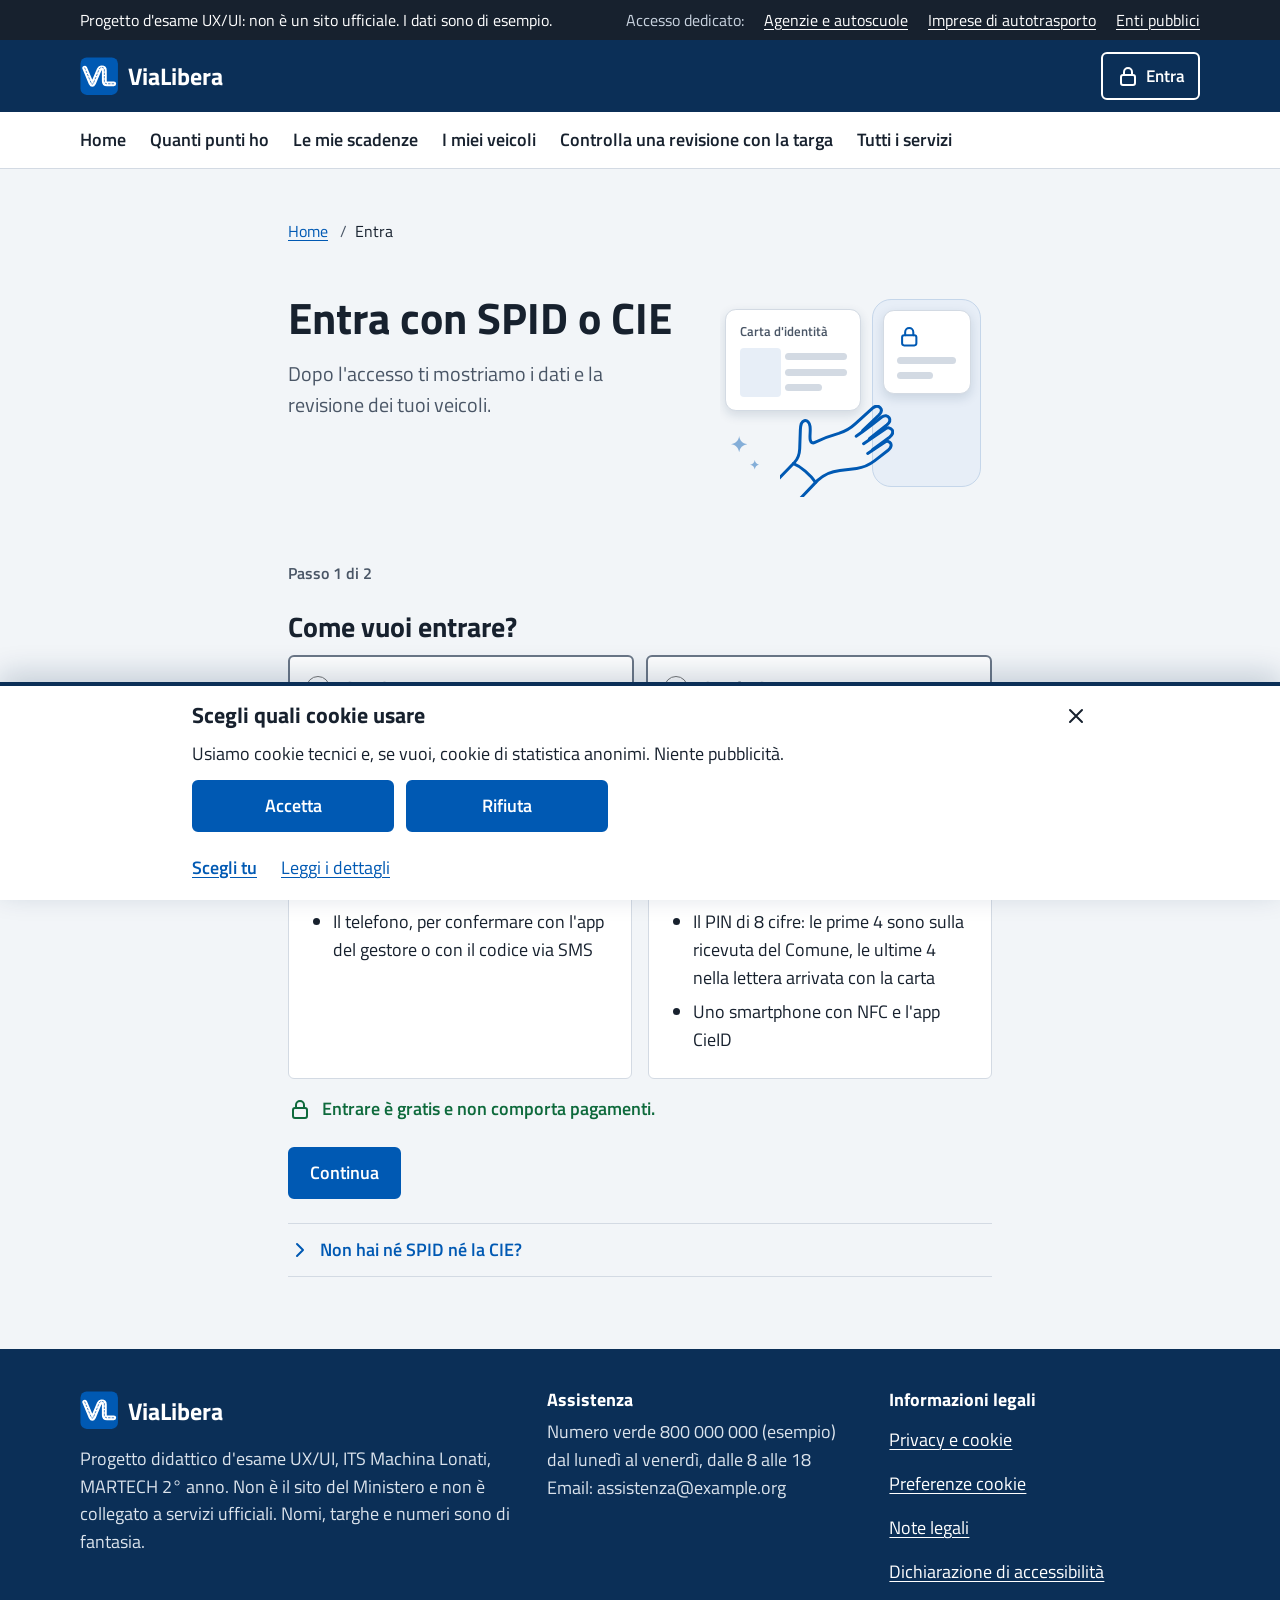
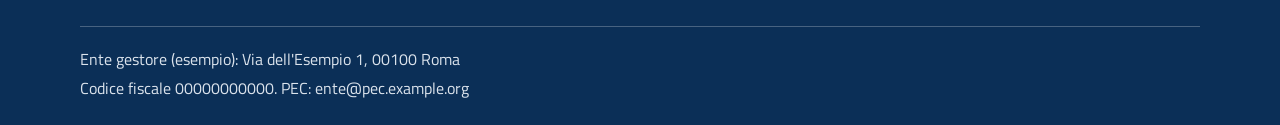
<file: veicolo.html>
<!doctype html>
<html lang="it">
<head>
<meta charset="utf-8">
<meta name="viewport" content="width=device-width, initial-scale=1, viewport-fit=cover">
<title>I miei veicoli | ViaLibera</title>
<meta name="description" content="Dati del veicolo, scadenza della revisione e classe ambientale. Progetto didattico, dati di esempio.">
<meta name="robots" content="noindex, nofollow">
<meta name="theme-color" content="#0b2f57">
<link rel="icon" href="favicon.svg?v=16" type="image/svg+xml">
<link rel="preload" href="assets/fonts/titillium-web-400.woff2" as="font" type="font/woff2" crossorigin>
<link rel="preload" href="assets/fonts/titillium-web-700.woff2" as="font" type="font/woff2" crossorigin>
<link rel="stylesheet" href="assets/style.css?v=16">
</head>
<body data-pagina="veicolo" data-area="privata">
<div id="testata"></div>
<noscript><div class="fascia"><div class="contenitore"><p>Progetto d'esame UX/UI: non è un sito ufficiale. I dati sono di esempio. Per usare i servizi attiva JavaScript nel browser. <a href="index.html">Home</a> · <a href="privacy.html">Privacy e cookie</a></p></div></div></noscript>
<script src="assets/app.js?v=16"></script>

<main id="contenuto" tabindex="-1">
  <div class="contenitore pila">
    <nav class="briciole" aria-label="Sei qui">
      <ol><li><a href="cruscotto.html">Riepilogo</a></li><li aria-current="page" id="briciola-veicolo">I miei veicoli</li></ol>
    </nav>

    <nav class="pila-xs" aria-labelledby="t-scelta">
      <p class="etichetta" id="t-scelta">I tuoi veicoli</p>
      <ul class="scelta-veicolo" id="scelta-veicolo"></ul>
    </nav>

    <div id="scheda"></div>
  </div>
</main>

<div id="piede"></div>
</body>
</html>
</file>
<file: assets/style.css>
/* ViaLibera - stile comune a tutte le pagine */

@font-face { font-family: "Titillium Web"; src: url("fonts/titillium-web-400.woff2") format("woff2"); font-weight: 400; font-display: swap; }
@font-face { font-family: "Titillium Web"; src: url("fonts/titillium-web-600.woff2") format("woff2"); font-weight: 600; font-display: swap; }
@font-face { font-family: "Titillium Web"; src: url("fonts/titillium-web-700.woff2") format("woff2"); font-weight: 700; font-display: swap; }

:root {
  /* Layout: mobile first, una colonna di lettura (max 42rem), testo sempre allineato a sinistra.
     Da 64rem: menu in riga sotto la testata e griglie a due colonne. Area personale con barra in basso su mobile. */
  --blu-notte: #0b2f57;   /* testata e piede */
  --blu: #0059b3;         /* azioni e link (6.8:1 su bianco) */
  --blu-scuro: #004080;
  --blu-chiaro: #e7eef7;
  --inchiostro: #17212e;  /* testo */
  --grigio: #4a5666;      /* testo secondario (7:1) */
  --bordo-campo: #6b7787; /* bordi dei campi (4.5:1) */
  --linea: #d3dae3;       /* separatori */
  --sfondo: #f2f5f8;
  --carta: #ffffff;
  --verde: #0e6a3c;  --verde-chiaro: #e7f3eb;
  --ambra: #8a4600;  --ambra-bordo: #c46f00; --ambra-chiaro: #fff3df;
  --rosso: #b02a1f;  --rosso-chiaro: #fdeceb;
  --fuoco: #ffb400;  /* focus su sfondi scuri */
  --targa-blu: #003399;
  --font: "Titillium Web", "Segoe UI", Roboto, Arial, sans-serif;
  --r: 6px;
  --spazio: clamp(1rem, 0.6rem + 1.5vw, 1.5rem);
  color-scheme: light;
}

*, *::before, *::after { box-sizing: border-box; }
html { -webkit-text-size-adjust: 100%; scroll-padding-top: 1rem; }
body { margin: 0; font: 400 1.125rem/1.55 var(--font); color: var(--inchiostro); background: var(--sfondo); }
body.con-barra { padding-bottom: calc(4.25rem + env(safe-area-inset-bottom, 0px)); }
img, svg { max-width: 100%; }
h1, h2, h3 { margin: 0; line-height: 1.2; font-weight: 700; text-wrap: balance; }
h1 { font-size: clamp(2rem, 1.55rem + 1.9vw, 2.75rem); line-height: 1.12; }
h2 { font-size: clamp(1.45rem, 1.3rem + 0.6vw, 1.75rem); }
h3, .h3 { font-size: 1.25rem; font-weight: 600; }
p, ul, ol, dl, dd { margin: 0; }
ul.puntato { padding-left: 1.25rem; display: grid; gap: 0.4rem; }
a { color: var(--blu); text-underline-offset: 0.18em; text-decoration-thickness: 1px; }
@media (hover: hover) { a:hover { color: var(--blu-scuro); text-decoration-thickness: 2px; } }
:focus-visible { outline: 3px solid var(--inchiostro); outline-offset: 2px; }
.testata :focus-visible, .fascia :focus-visible, .piede :focus-visible { outline-color: var(--fuoco); }
.vh { position: absolute !important; width: 1px; height: 1px; overflow: hidden; clip: rect(0 0 0 0); white-space: nowrap; }
.icona { width: 1.5rem; height: 1.5rem; flex: none; fill: none; stroke: currentColor; stroke-width: 2; stroke-linecap: round; stroke-linejoin: round; }
[hidden] { display: none !important; }

.contenitore {
  width: 100%; max-width: 72rem; margin-inline: auto;
  padding-left: max(16px, env(safe-area-inset-left, 0px));
  padding-right: max(16px, env(safe-area-inset-right, 0px));
}
.stretto { max-width: 46rem; }
.pila { display: flex; flex-direction: column; gap: clamp(1.75rem, 1.2rem + 2vw, 2.5rem); }
.pila-s { display: flex; flex-direction: column; gap: 1rem; }
.pila-xs { display: flex; flex-direction: column; gap: 0.5rem; }
.pila-m { display: flex; flex-direction: column; gap: 1.5rem; }
.riga-titolo { display: flex; flex-wrap: wrap; align-items: center; gap: 0.5rem 1rem; }
main { padding-block: 1.5rem 3.5rem; }
.intro { font-size: 1.25rem; color: var(--grigio); max-width: 38rem; }
.aiuto { color: var(--grigio); font-size: 1rem; }
.testo { max-width: 40rem; }

/* Salta al contenuto */
.salta { position: absolute; left: 1rem; top: -10rem; z-index: 100; background: var(--fuoco); color: var(--inchiostro); padding: 0.75rem 1rem; font-weight: 600; }
.salta:focus { top: 1rem; }

/* Fascia del progetto (in alto) */
.fascia { background: var(--inchiostro); color: #fff; font-size: 1rem; }
.fascia .contenitore { display: flex; flex-wrap: wrap; justify-content: space-between; align-items: center; gap: 0.25rem 2.5rem; padding-block: 0.4rem; min-height: 2.5rem; }
/* Sul telefono la frase corta sta su una riga; quella completa è anche nel piede */
.fascia-lunga { display: none; }
.fascia-pro a, .fascia-pro span { white-space: nowrap; }
.fascia a { color: #fff; }
.fascia-pro { display: none; gap: 1.25rem; align-items: center; }
.fascia-pro span { color: #c9d3df; }

/* Testata */
.testata { background: var(--blu-notte); color: #fff; }
.testata-riga { display: flex; flex-wrap: wrap; align-items: center; justify-content: space-between; gap: 0.5rem 0.75rem; min-height: 4.5rem; padding-block: 0.5rem; }
.logo { display: inline-flex; align-items: center; min-height: 2.75rem; gap: 0.6rem; color: #fff; text-decoration: none; font-weight: 700; font-size: 1.5rem; line-height: 1; white-space: nowrap; }
@media (hover: hover) { .logo:hover { color: #fff; } }
.logo svg { width: 2.4rem; height: 2.4rem; flex: none; }
.testata-azioni { display: flex; align-items: center; gap: 0.5rem; margin-left: auto; }
.btn-testata { display: inline-flex; align-items: center; gap: 0.4rem; min-height: 3rem; padding: 0.4rem 0.8rem; border: 2px solid #fff; border-radius: var(--r); background: transparent; color: #fff; font: 600 1.0625rem/1 var(--font); text-decoration: none; cursor: pointer; }
@media (hover: hover) { .btn-testata:hover { background: rgba(255, 255, 255, 0.14); color: #fff; } }
.solo-largo { display: none !important; }

/* Menu */
.menu { background: var(--carta); border-bottom: 1px solid var(--linea); }
.menu:not(.aperto) { display: none; }
.menu .contenitore { padding-block: 0.5rem 1.25rem; display: flex; flex-direction: column; gap: 1rem; }
.menu ul { list-style: none; padding: 0; }
.menu li + li { border-top: 1px solid var(--linea); }
.menu a, .menu .voce { display: flex; align-items: center; gap: 0.75rem; min-height: 3.5rem; color: var(--inchiostro); text-decoration: none; font-weight: 600; width: 100%; background: none; border: 0; font: 600 1.125rem/1.3 var(--font); padding: 0; cursor: pointer; text-align: left; }
@media (hover: hover) { .menu a:hover, .menu .voce:hover { color: var(--blu); text-decoration: underline; } }
.menu a[aria-current="page"] { color: var(--blu); }
.menu .icona { color: var(--blu); }
.menu-gruppo { color: var(--grigio); font-size: 1rem; font-weight: 600; padding-top: 0.5rem; }

/* Barra in basso dell'area personale (mobile) */
.barra { position: fixed; left: 0; right: 0; bottom: 0; z-index: 40; background: var(--carta); border-top: 1px solid var(--linea); box-shadow: 0 -2px 10px rgba(11, 47, 87, 0.08);
  display: grid; grid-template-columns: repeat(3, 1fr);
  padding: 0 max(8px, env(safe-area-inset-right, 0px)) env(safe-area-inset-bottom, 0px) max(8px, env(safe-area-inset-left, 0px)); }
.barra a { display: flex; flex-direction: column; align-items: center; justify-content: center; gap: 0.15rem; min-height: 4.25rem; color: var(--grigio); text-decoration: none; font-weight: 600; font-size: 1rem; border-top: 4px solid transparent; }
.barra a[aria-current="page"] { color: var(--blu); border-top-color: var(--blu); font-weight: 700; }

/* Pulsanti */
.btn { display: inline-flex; align-items: center; justify-content: center; gap: 0.5rem; min-height: 3.25rem; padding: 0.6rem 1.25rem; border: 2px solid var(--blu); border-radius: var(--r); font: 600 1.125rem/1.2 var(--font); text-align: center; text-decoration: none; cursor: pointer; }
.btn-primario { background: var(--blu); color: #fff; }
@media (hover: hover) { .btn-primario:hover { background: var(--blu-scuro); border-color: var(--blu-scuro); color: #fff; } }
.btn-secondario { background: var(--carta); color: var(--blu); }
@media (hover: hover) { .btn-secondario:hover { background: var(--blu-chiaro); color: var(--blu-scuro); } }
.btn[disabled] { opacity: 0.7; cursor: progress; }
.btn-testo { background: none; border: 0; padding: 0.5rem 0; min-height: 3rem; color: var(--blu); font: 600 1.125rem/1.2 var(--font); text-decoration: underline; text-underline-offset: 0.18em; cursor: pointer; }
.bottoni { display: flex; flex-direction: column; gap: 0.75rem; }

/* Riquadri e avvisi */
.pannello { background: var(--carta); border: 1px solid var(--linea); border-radius: var(--r); padding: var(--spazio); }
.pannello .bottoni { flex-direction: column; }
/* Il pannello dei punti è l'unico scuro: è la risposta alla domanda più frequente */
.pannello-forte { background: var(--blu-notte); border-color: var(--blu-notte); color: #fff; }
.pannello-forte .cifra { color: #fff; }
.pannello-forte .btn-secondario { background: #fff; border-color: #fff; color: var(--blu-notte); }
@media (hover: hover) { .pannello-forte .btn-secondario:hover { background: var(--blu-chiaro); } }
.pannello-forte :focus-visible { outline-color: var(--fuoco); }
.avviso { display: flex; gap: 0.75rem; align-items: flex-start; padding: 1rem 1.125rem; border: 2px solid; border-radius: var(--r); color: var(--inchiostro); }
.avviso > .icona { margin-top: 0.1rem; }
.avviso-corpo { flex: 1; min-width: 0; display: flex; flex-direction: column; gap: 0.35rem; }
.avviso-ok { border-color: var(--verde); background: var(--verde-chiaro); }
.avviso-ok > .icona { color: var(--verde); }
.avviso-attenzione { border-color: var(--ambra-bordo); background: var(--ambra-chiaro); }
.avviso-attenzione > .icona { color: var(--ambra); }
.avviso-errore { border-color: var(--rosso); background: var(--rosso-chiaro); }
.avviso-errore > .icona { color: var(--rosso); }
.avviso-info { border-color: var(--blu); background: var(--blu-chiaro); }
.avviso-info > .icona { color: var(--blu); }
.avviso-chiudi { flex: none; width: 3rem; height: 3rem; margin: -0.6rem -0.6rem -0.6rem 0; display: grid; place-items: center; background: none; border: 0; border-radius: var(--r); color: var(--inchiostro); cursor: pointer; }
.rassicura { display: flex; gap: 0.6rem; align-items: center; font-weight: 600; color: var(--verde); }

/* Stato (sempre icona + parole) */
.stato { display: inline-flex; align-items: center; gap: 0.35rem; padding: 0.15rem 0.65rem 0.15rem 0.45rem; border: 1px solid currentColor; border-radius: 999px; font-weight: 600; font-size: 1rem; line-height: 1.4; white-space: nowrap; }
.stato .icona { width: 1.15rem; height: 1.15rem; }
.stato-ok { color: var(--verde); background: var(--verde-chiaro); }
.stato-attenzione { color: var(--ambra); background: var(--ambra-chiaro); }
.stato-errore { color: var(--rosso); background: var(--rosso-chiaro); }

/* Moduli */
.campo { display: flex; flex-direction: column; gap: 0.4rem; }
.campo-errore { border-left: 4px solid var(--rosso); padding-left: 0.85rem; }
label, .etichetta { font-weight: 600; font-size: 1.125rem; }
.campo-targa { max-width: 15rem !important; text-transform: uppercase; letter-spacing: 0.08em; }
input[type="text"], select { width: 100%; max-width: 26rem; min-height: 3.25rem; padding: 0.55rem 0.8rem; font: 400 1.25rem/1.3 var(--font); color: var(--inchiostro); background: var(--carta); border: 2px solid var(--bordo-campo); border-radius: var(--r); }
/* Freccia del menu a tendina disegnata da noi: stessa posizione su ogni browser, staccata dal bordo */
select { max-width: 20rem; appearance: none; -webkit-appearance: none; padding-right: 3rem; cursor: pointer;
  background-image: url("data:image/svg+xml,%3Csvg xmlns='http://www.w3.org/2000/svg' viewBox='0 0 24 24' fill='none' stroke='%230059b3' stroke-width='2.5' stroke-linecap='round' stroke-linejoin='round'%3E%3Cpath d='m6 9 6 6 6-6'/%3E%3C/svg%3E");
  background-repeat: no-repeat; background-position: right 0.85rem center; background-size: 1.4rem; }
[aria-invalid="true"] { border-color: var(--rosso) !important; border-width: 3px !important; }
.errore-campo { display: flex; gap: 0.4rem; align-items: flex-start; color: var(--rosso); font-weight: 600; }
.errore-campo .icona { width: 1.3rem; height: 1.3rem; margin-top: 0.15rem; }
fieldset { border: 0; margin: 0; padding: 0; min-width: 0; }
legend { padding: 0; margin-bottom: 0.75rem; }
.scelte { display: grid; gap: 0.75rem; }
.scelta { display: flex; gap: 0.85rem; align-items: flex-start; padding: 1rem; min-height: 4rem; background: var(--carta); border: 2px solid var(--bordo-campo); border-radius: var(--r); cursor: pointer; }
.scelta input { width: 1.5rem; height: 1.5rem; margin: 0.15rem 0 0; flex: none; accent-color: var(--blu); }
.scelta:has(input:checked) { border-color: var(--blu); background: var(--blu-chiaro); box-shadow: inset 0 0 0 1px var(--blu); }
.scelta strong { display: block; font-size: 1.1875rem; }
.spunta { display: flex; gap: 0.85rem; align-items: flex-start; }
.spunta input { width: 1.5rem; height: 1.5rem; margin: 0.15rem 0 0; flex: none; accent-color: var(--blu); }
details { border-block: 1px solid var(--linea); }
summary { display: flex; align-items: center; gap: 0.5rem; min-height: 3.25rem; padding-block: 0.5rem; color: var(--blu); font-weight: 600; cursor: pointer; list-style: none; }
summary::-webkit-details-marker { display: none; }
summary > .icona { transition: transform 0.15s; }
details[open] summary > .icona { transform: rotate(90deg); }
details > :not(summary) { padding-bottom: 1rem; }
.passo { color: var(--grigio); font-weight: 600; font-size: 1rem; }

/* Briciole di pane */
.briciole ol { list-style: none; padding: 0; display: flex; flex-wrap: wrap; gap: 0.25rem 0.5rem; font-size: 1rem; }
.briciole li { display: flex; align-items: center; gap: 0.5rem; }
.briciole li + li::before { content: "/"; color: var(--grigio); }
.briciole a { display: inline-flex; align-items: center; min-height: 2.75rem; min-width: 2.75rem; }

/* Home */
.azioni { list-style: none; padding: 0; background: var(--carta); border: 1px solid var(--linea); border-radius: var(--r); }
.azioni li + li { border-top: 1px solid var(--linea); }
.azione { display: flex; align-items: center; gap: 1rem; min-height: 5rem; padding: 0.9rem var(--spazio); color: var(--inchiostro); text-decoration: none; }
@media (hover: hover) { .azione:hover { background: var(--blu-chiaro); color: var(--inchiostro); } }
.azione strong { display: block; font-size: 1.25rem; line-height: 1.25; color: var(--blu); }
@media (hover: hover) { .azione:hover strong { text-decoration: underline; } }
.azione .aiuto { display: block; margin-top: 0.15rem; }
.azione-icona { width: 3rem; height: 3rem; flex: none; display: grid; place-items: center; border-radius: 50%; background: var(--blu-chiaro); color: var(--blu); }
.azione > .icona:last-child { margin-left: auto; color: var(--blu); }
.servizi { display: grid; gap: 1rem; }
/* Ogni gruppo è richiudibile: chiuso sul telefono, aperto da 48rem (lo decide app.js) */
.gruppo { border: 0; }
.gruppo > summary { gap: 0.6rem; padding-block: 0.5rem 0.6rem; color: var(--inchiostro); border-bottom: 2px solid var(--blu-notte); }
.gruppo > summary > .icona { margin-left: auto; color: var(--blu); }
.gruppo > :not(summary) { padding-bottom: 0; }
.gruppo h3 { display: flex; flex-wrap: wrap; align-items: center; gap: 0.25rem 0.6rem; }
.gruppo h3 .icona { color: var(--blu); }
.gruppo-conta { font-size: 1rem; font-weight: 400; color: var(--grigio); }
.in-arrivo { padding-top: 0.75rem; font-size: 1rem; color: var(--grigio); }
.gruppo ul { list-style: none; padding: 0; }
.gruppo li { border-bottom: 1px solid var(--linea); }
.servizio { display: flex; align-items: center; gap: 0.75rem; min-height: 3.75rem; padding-block: 0.6rem; color: var(--inchiostro); text-decoration: none; }
.servizio-testo { display: flex; flex-direction: column; gap: 0.1rem; min-width: 0; }
.servizio-nome { font-weight: 600; }
a.servizio .servizio-nome { color: var(--blu); }
@media (hover: hover) { a.servizio:hover .servizio-nome { text-decoration: underline; } }
a.servizio > .icona:last-child { margin-left: auto; color: var(--blu); }
.servizio-accesso { display: inline-flex; align-items: center; gap: 0.35rem; font-size: 1rem; color: var(--grigio); }
.servizio-accesso .icona { width: 1.1rem; height: 1.1rem; }
.esito { margin-top: 0.5rem; }
/* Link dentro avvisi, scadenze ed esiti: area di tocco alta 44px senza spostare le righe di testo */
.avviso-corpo a, .scadenze a, .esito a { padding-block: 0.55rem; }

/* Cruscotto */
.griglia { display: grid; gap: 1.25rem; }
.cifra { display: flex; align-items: baseline; gap: 0.5rem; color: var(--blu-notte); }
.cifra strong { font-size: clamp(3.5rem, 3rem + 3vw, 4.75rem); line-height: 1; font-weight: 700; font-variant-numeric: tabular-nums; }
.cifra span { font-size: 1.5rem; font-weight: 600; }
.scadenze { list-style: none; padding: 0; }
.scadenze li { display: flex; flex-wrap: wrap; justify-content: space-between; align-items: center; gap: 0.5rem 1rem; padding-block: 0.9rem; border-top: 1px solid var(--linea); }
.scadenze li:first-child { border-top: 0; padding-top: 0.25rem; }
.scadenze .cosa { font-weight: 600; }
.veicoli { list-style: none; padding: 0; }
.veicoli li + li { border-top: 1px solid var(--linea); }
.veicoli a { display: flex; flex-wrap: wrap; align-items: center; gap: 0.5rem 1rem; min-height: 4.5rem; padding-block: 0.75rem; color: var(--inchiostro); text-decoration: none; }
@media (hover: hover) { .veicoli a:hover .nome { text-decoration: underline; } }
.veicoli .nome { font-weight: 600; color: var(--blu); font-size: 1.1875rem; }
.veicoli a > .icona:last-child { margin-left: auto; color: var(--blu); }

/* Targa: banda blu con la I, come sulle targhe vere (senza simboli) */
.targa { display: inline-flex; align-items: stretch; background: #fff; border: 2px solid var(--inchiostro); border-radius: 5px; overflow: hidden; font-weight: 700; line-height: 1; letter-spacing: 0.06em; white-space: nowrap; color: var(--inchiostro); }
.targa-i { display: flex; align-items: flex-end; padding: 0.3rem 0.3rem 0.25rem; background: var(--targa-blu); color: #fff; font-size: 0.75em; letter-spacing: 0; }
.targa-testo { padding: 0.3rem 0.55rem; font-size: 1.0625rem; font-variant-numeric: tabular-nums; }
.targa::after { content: ""; width: 0.45rem; background: var(--targa-blu); }
.targa-grande .targa-testo { font-size: 1.5rem; padding: 0.4rem 0.75rem; }
.targa-grande .targa-i { font-size: 1rem; padding: 0.4rem 0.4rem 0.3rem; }

/* Punti */
.risposta { display: flex; flex-wrap: wrap; align-items: baseline; gap: 0 0.6rem; color: var(--blu-notte); }
.risposta .numero { font-size: clamp(5rem, 4rem + 5vw, 7.5rem); line-height: 0.95; font-variant-numeric: tabular-nums; }
.scala { max-width: 34rem; }
.scala-barra { height: 1.1rem; background: #dfe5ec; border: 1px solid var(--bordo-campo); border-radius: 999px; overflow: hidden; }
.scala-pieno { height: 100%; background: var(--blu); }
/* La scritta finisce sulla tacca del 20 e va a capo se serve: non esce mai dal riquadro, anche col testo ingrandito */
.scala-tacca { position: relative; display: block; padding-right: 0.5rem; margin-bottom: 0.35rem; text-align: right; font-size: 1rem; color: var(--grigio); line-height: 1.2; }
.scala-tacca::after { content: ""; position: absolute; right: -1px; top: 0; bottom: -1.65rem; width: 2px; background: var(--inchiostro); }
.scala-estremi { display: flex; justify-content: space-between; font-size: 1rem; color: var(--grigio); margin-top: 0.3rem; }
.storico { list-style: none; padding: 0; border-top: 1px solid var(--linea); }
.storico li { display: grid; grid-template-columns: minmax(0, 1fr) auto; gap: 0.2rem 1rem; padding-block: 1rem; border-bottom: 1px solid var(--linea); }
.storico time { color: var(--grigio); font-size: 1rem; }
.storico .motivo { grid-column: 1 / -1; font-weight: 600; }
.storico .dettaglio { color: var(--grigio); font-size: 1rem; }
.storico .saldo-dopo { color: var(--grigio); font-size: 1rem; text-align: right; white-space: nowrap; }
.variazione { display: inline-flex; align-items: center; gap: 0.3rem; font-weight: 700; white-space: nowrap; }
.variazione .icona { width: 1.2rem; height: 1.2rem; }
.variazione-meno { color: var(--rosso); }
.variazione-piu { color: var(--verde); }
.opzioni { display: grid; gap: 1rem; }
/* Accesso: se resta un solo metodo, la sua scheda prende tutta la larghezza */
#cosa-serve .opzioni { grid-template-columns: repeat(auto-fit, minmax(min(16rem, 100%), 1fr)); }

/* Veicolo */
.scelta-veicolo { display: flex; flex-wrap: wrap; gap: 0.5rem; list-style: none; padding: 0; }
.scelta-veicolo a { display: inline-flex; align-items: center; gap: 0.6rem; min-height: 3rem; padding: 0.4rem 0.9rem; background: var(--carta); border: 2px solid var(--linea); border-radius: var(--r); color: var(--inchiostro); text-decoration: none; font-weight: 600; }
.scelta-veicolo a[aria-current="page"] { border-color: var(--blu); background: var(--blu-chiaro); }
.scelta-veicolo .targa-testo { font-size: 1rem; padding: 0.2rem 0.4rem; }
.scelta-veicolo .targa-i { font-size: 0.65rem; padding: 0.2rem 0.2rem; }
.scadenza-grande { font-size: 1.375rem; line-height: 1.3; }
.scadenza-grande strong { display: block; font-size: clamp(1.75rem, 1.5rem + 1vw, 2.25rem); color: var(--blu-notte); }
.dati div { display: grid; grid-template-columns: minmax(7.5rem, 42%) 1fr; gap: 0.25rem 1rem; padding-block: 0.75rem; border-bottom: 1px solid var(--linea); }
.dati div:first-child { border-top: 1px solid var(--linea); }
.dati dt { color: var(--grigio); }
.dati dd { font-weight: 600; min-width: 0; }
.euro { display: flex; gap: 0.3rem; list-style: none; padding: 0; max-width: 30rem; }
.euro li { flex: 1; display: flex; flex-direction: column; align-items: center; justify-content: center; min-height: 3rem; background: var(--carta); border: 1px solid var(--bordo-campo); border-radius: 4px; font-weight: 700; color: var(--grigio); font-variant-numeric: tabular-nums; }
.euro li.attuale { background: var(--blu); border-color: var(--blu); color: #fff; }
.euro-estremi { display: flex; justify-content: space-between; max-width: 30rem; font-size: 1rem; color: var(--grigio); margin-top: 0.3rem; }

/* Privacy */
.prosa { max-width: 42rem; display: flex; flex-direction: column; gap: 1rem; }
.prosa h2 { margin-top: 1.5rem; scroll-margin-top: 1rem; }
.prosa .indice h2 { margin-top: 0; }
.indice ol { padding-left: 1.4rem; display: grid; gap: 0.25rem; }
.indice a { display: inline-flex; align-items: center; min-height: 2.75rem; }
.tabella-scorri { overflow-x: auto; border: 1px solid var(--linea); border-radius: var(--r); background: var(--carta); }
table { border-collapse: collapse; width: 100%; min-width: 36rem; font-size: 1rem; }
caption { text-align: left; padding: 0.75rem 0.85rem 0; font-weight: 600; }
th, td { text-align: left; vertical-align: top; padding: 0.7rem 0.85rem; border-bottom: 1px solid var(--linea); }
th { color: var(--grigio); font-weight: 600; }
tr:last-child td { border-bottom: 0; }
.tabella-scorri td:first-child { white-space: nowrap; }

/* Banner cookie */
.cookie { position: fixed; left: 0; right: 0; bottom: 0; z-index: 60; max-height: 88vh; overflow-y: auto; background: var(--carta); border-top: 4px solid var(--blu-notte); box-shadow: 0 -8px 28px rgba(11, 47, 87, 0.2); padding-block: 1rem calc(0.5rem + env(safe-area-inset-bottom, 0px)); }
.cookie .contenitore { position: relative; max-width: 58rem; display: flex; flex-direction: column; gap: 0.75rem; }
.cookie h2 { font-size: 1.375rem; padding-right: 3rem; }
.cookie-bottoni { display: grid; grid-template-columns: 1fr 1fr; gap: 0.75rem; max-width: 26rem; }
.cookie-altro { display: flex; flex-wrap: wrap; align-items: center; gap: 0.25rem 1.5rem; }
.cookie-altro a { display: inline-flex; align-items: center; min-height: 3rem; }
.cookie-chiudi { position: absolute; top: -0.6rem; right: max(4px, env(safe-area-inset-right, 0px)); width: 3rem; height: 3rem; display: grid; place-items: center; background: none; border: 0; border-radius: var(--r); color: var(--inchiostro); cursor: pointer; }
.cookie-scelte { display: grid; gap: 0.9rem; padding: 1rem; background: var(--sfondo); border-radius: var(--r); }

/* Piede */
.piede { background: var(--blu-notte); color: #fff; padding-block: 2.5rem 1.5rem; }
.piede a, .piede .btn-testo { color: #fff; }
.piede .btn-testo { font-weight: 400; padding: 0; min-height: 2.75rem; }
.piede-griglia { display: grid; gap: 2rem; }
.piede h2 { font-size: 1.125rem; margin-bottom: 0.5rem; }
.piede ul { list-style: none; padding: 0; }
.piede li a { display: inline-flex; align-items: center; min-height: 2.75rem; }
.piede .logo { margin-bottom: 0.75rem; }
.piede p { color: #dbe3ec; }
.piede-fondo { margin-top: 2rem; padding-top: 1.25rem; border-top: 1px solid rgba(255, 255, 255, 0.25); font-size: 1rem; display: grid; gap: 0.25rem; }

/* Finestra di conferma (uscita dall'account). Il padding sta nel form: così un tocco sul fondo scuro ha come bersaglio il dialog */
.dialogo { width: min(30rem, calc(100% - 2rem)); padding: 0; border: 0; border-top: 4px solid var(--blu-notte); border-radius: 0 0 var(--r) var(--r); background: var(--carta); color: var(--inchiostro); box-shadow: 0 12px 40px rgba(11, 47, 87, 0.3); }
.dialogo form { padding: var(--spazio); }
.dialogo::backdrop { background: rgba(11, 47, 87, 0.55); }

/* Illustrazioni libere nella pagina, come sul sito di IO: mani a linea (generate con Higgsfield) e schede fatte con i componenti del sito.
   Niente riquadro: le mani sono blu perché stanno sul fondo chiaro. Decorative (aria-hidden). Misure in cqi: scalano con la larghezza.
   overflow: hidden taglia solo le braccia, che così finiscono aperte come sul sito di IO. */
.illu { position: relative; overflow: hidden; aspect-ratio: 4 / 3; container-type: inline-size; }
.illu > * { position: absolute; }
.illu-telefono { display: flex; flex-direction: column; gap: 3cqi; padding: 5cqi 3.5cqi; border-radius: 7cqi; background: var(--blu-chiaro); border: 0.6cqi solid #c5d6ea; }
.illu-vetro { display: flex; flex-direction: column; gap: 1.5cqi; padding: 3cqi 3.5cqi; border-radius: 3cqi; background: #fff; border: 1px solid var(--linea); box-shadow: 0 1.5cqi 4cqi rgba(11, 47, 87, 0.14); color: var(--inchiostro); font-size: 3.4cqi; line-height: 1.25; }
.illu-piccolo { font-size: 2.9cqi; font-weight: 600; color: var(--grigio); }
/* Niente dati veri né comandi nei disegni: icone, righe grigie e una barra, così nessuno li scambia per i propri dati o per un pulsante */
.illu-riga { display: flex; align-items: center; gap: 1.5cqi; }
.illu-riga > .illu-linea { flex: 1; }
.illu-blocco { width: 40%; height: 7cqi; border-radius: 1.2cqi; background: var(--blu-chiaro); }
.illu .icona { width: 4.5cqi; height: 4.5cqi; color: var(--blu); }
.illu-notifica .icona { color: var(--verde); }
.illu .targa { align-self: flex-start; border-width: 0.5cqi; border-radius: 1.2cqi; }
.illu .targa-testo { font-size: 6.5cqi; padding: 1.2cqi 2.2cqi; }
.illu .targa-i { font-size: 2.6cqi; padding: 1.2cqi 1cqi 1cqi; }
.illu .targa::after { width: 1.6cqi; }
.illu-barra { height: 2cqi; border-radius: 999px; background: #dfe5ec; overflow: hidden; }
.illu-barra::before { content: ""; display: block; width: 63%; height: 100%; background: var(--blu); }
.illu-scintilla { width: 6cqi; height: 6cqi; fill: var(--blu); opacity: 0.45; }
.illu-scintilla + .illu-scintilla { width: 3.5cqi; height: 3.5cqi; }

/* Posizioni in % del riquadro (invisibile). */
/* Home, in alto: il telefono con punti e revisione, la moto esce come una notifica, una mano tocca e l'altra regge */
.illu-home .illu-telefono { left: 33%; top: 3%; width: 40%; height: 92%; }
.illu-home .illu-notifica { left: 4%; top: 68%; width: 36%; }
.illu-home .mano-tocca { right: 0; top: 0; width: 30%; }
.illu-home .mano-sorregge { left: 50%; bottom: -12%; width: 40%; }
.illu-home .illu-scintilla { left: 10%; top: 12%; }
.illu-home .illu-scintilla + .illu-scintilla { left: 20%; top: 26%; }
/* Home, controllo con la targa: la targa e la data, la mano indica la data */
.illu-revisione .illu-vetro { left: 26%; width: 66%; }
.illu-revisione .illu-targa { top: 4%; }
.illu-revisione .illu-data { top: 36%; }
.illu-revisione .mano-indica { left: 22.8%; bottom: -2.8%; width: 20%; }
.illu-revisione .illu-scintilla { left: 8%; top: 14%; }
.illu-revisione .illu-scintilla + .illu-scintilla { left: 16%; top: 28%; }
/* Accesso: illustrazione piccola, quindi pochi elementi e più grandi */
.illu-accesso .illu-vetro { gap: 3cqi; padding: 5cqi; border-radius: 4cqi; font-size: 5cqi; }
.illu-accesso .illu-piccolo { font-size: 4.6cqi; }
.illu-accesso .icona { width: 9cqi; height: 9cqi; }
.illu-accesso .illu-carta { left: 2%; top: 8%; width: 50%; }
.illu-accesso .illu-telefono { left: 56%; top: 3%; width: 40%; height: 92%; padding: 3.5cqi; }
.illu-accesso .mano-sorregge { left: 22%; bottom: 0; width: 42%; }
.illu-accesso .illu-scintilla { left: 4%; top: 70%; }
.illu-accesso .illu-scintilla + .illu-scintilla { left: 11%; top: 82%; }
.illu-accesso .illu-righe { gap: 3cqi; }
.illu-accesso .illu-linea { height: 2.6cqi; }
.illu-foto { width: 11cqi; height: 13cqi; border-radius: 1.5cqi; background: var(--blu-chiaro); }
.illu-accesso .illu-foto { width: 15cqi; height: 18cqi; }
.illu-righe { flex: 1; display: flex; flex-direction: column; gap: 1.8cqi; }
.illu-linea { height: 1.6cqi; border-radius: 999px; background: #d3dae3; }
.illu-linea:last-child { width: 60%; }

/* Telefoni stretti: i pulsanti della testata restano con la parola, senza icona */
@media (max-width: 25.99rem) {
  .btn-testata:not(.btn-menu) .icona { display: none; }
}
@media (max-width: 23.99rem) {
  .btn-testata .icona { display: none; }
  .logo { font-size: 1.3rem; }
  .logo svg { width: 2rem; height: 2rem; }
}

@media (min-width: 30rem) {
  .solo-largo { display: inline-flex !important; }
}

@media (min-width: 40rem) {
  .bottoni { flex-direction: row; flex-wrap: wrap; }
  .scelte { grid-template-columns: 1fr 1fr; }
  .opzioni { grid-template-columns: 1fr 1fr; }
  .piede-griglia { grid-template-columns: 1.4fr 1fr 1fr; }
}

/* Telefono: prima azioni, accesso e controllo con la targa; l'illustrazione della Home scende dopo.
   I disegni del controllo targa e dell'accesso spariscono: occupano spazio senza aggiungere informazioni. */
@media (max-width: 47.99rem) {
  .home-apertura { display: contents; }
  .illu-home { order: 1; }
  .home-griglia ~ * { order: 2; }
  .home-griglia ~ #revisione { order: 0; }
  .illu-revisione, .illu-accesso { display: none; }
}
/* Riepilogo: lo stato di ogni scadenza sta sempre sotto il testo */
@media (max-width: 39.99rem) {
  .scadenze li { flex-direction: column; align-items: flex-start; }
}

@media (min-width: 48rem) {
  .fascia-breve { display: none; }
  .fascia-lunga { display: inline; }
  .con-illu { display: grid; grid-template-columns: 1fr clamp(14rem, 34%, 24rem); gap: 2.5rem; align-items: start; }
  /* Home: testo centrato in altezza accanto all'illustrazione, senza un vuoto sotto */
  .home-apertura { align-items: center; }
  .stretto .con-illu { grid-template-columns: 1fr 17rem; }
  /* Controllo con la targa: sul telefono l'illustrazione sta tra testo e modulo, qui va a destra */
  #revisione { gap: 1rem 2.5rem; }
  #revisione > * { grid-column: 1; }
  #revisione > .illu { grid-column: 2; grid-row: 1 / span 4; }
  .servizi { grid-template-columns: 1fr 1fr; gap: 2.5rem 3rem; }
  .storico li { grid-template-columns: 11rem 1fr auto 6.5rem; align-items: baseline; }
  .storico time { grid-area: 1 / 1; }
  .storico .motivo { grid-area: 1 / 2; }
  .storico .variazione { grid-area: 1 / 3; }
  .storico .saldo-dopo { grid-area: 1 / 4; }
  .storico .dettaglio { grid-area: 2 / 2; }
}

@media (min-width: 64rem) {
  main { padding-block: 2.5rem 4.5rem; }
  .fascia-pro { display: flex; }
  .btn-menu { display: none; }
  .menu:not(.aperto) { display: block; }
  .menu .contenitore { flex-direction: row; padding-block: 0; }
  .menu .menu-cittadino { display: flex; flex-wrap: wrap; column-gap: 1.5rem; }
  .menu li + li { border-top: 0; }
  .menu a { min-height: 3.5rem; border-bottom: 4px solid transparent; padding-top: 4px; }
  .menu a[aria-current="page"] { border-bottom-color: var(--blu); }
  .menu .icona, .menu-pro, .menu-conto { display: none !important; }
  body.con-barra { padding-bottom: 0; }
  .barra { display: none; }
  .home-griglia { display: grid; grid-template-columns: 7fr 5fr; gap: 2.5rem; align-items: start; }
  .griglia-2 { grid-template-columns: 1fr 1fr; }
  .griglia-2 .largo { grid-column: 1 / -1; }
  .veicolo-griglia { display: grid; grid-template-columns: 1fr 1fr; gap: 2.5rem; align-items: start; }
}

/* Tocco: risposta immediata sotto il dito (su touch non c'è l'hover) */
.azione:active, a.servizio:active, .veicoli a:active, .menu a:active, .scelta-veicolo a:active, .barra a:active { background: var(--blu-chiaro); }
.btn-primario:active { background: var(--blu-scuro); border-color: var(--blu-scuro); }
.btn-secondario:active, .pannello-forte .btn-secondario:active { background: var(--blu-chiaro); }
.btn-testata:active { background: rgba(255, 255, 255, 0.14); }

/* Telefono: la tabella dei cookie diventa una scheda per riga, con l'intestazione ripetuta accanto a ogni dato */
@media (max-width: 39.99rem) {
  .tabella-scorri { overflow: visible; }
  .tabella-scorri table, .tabella-scorri tbody, .tabella-scorri tr, .tabella-scorri td { display: block; min-width: 0; }
  .tabella-scorri thead { position: absolute; width: 1px; height: 1px; overflow: hidden; clip: rect(0 0 0 0); }
  .tabella-scorri tr { padding-block: 0.5rem; border-top: 1px solid var(--linea); }
  .tabella-scorri td { display: grid; grid-template-columns: 6.5rem 1fr; gap: 0.75rem; padding: 0.3rem 0.85rem; border: 0; }
  .tabella-scorri td::before { content: attr(data-label); color: var(--grigio); font-weight: 600; }
  .tabella-scorri td:first-child { font-weight: 700; }
  .tabella-scorri caption { display: block; padding-bottom: 0.25rem; }
}

@media (prefers-reduced-motion: reduce) {
  * { transition: none !important; animation: none !important; scroll-behavior: auto !important; }
}
</file>
